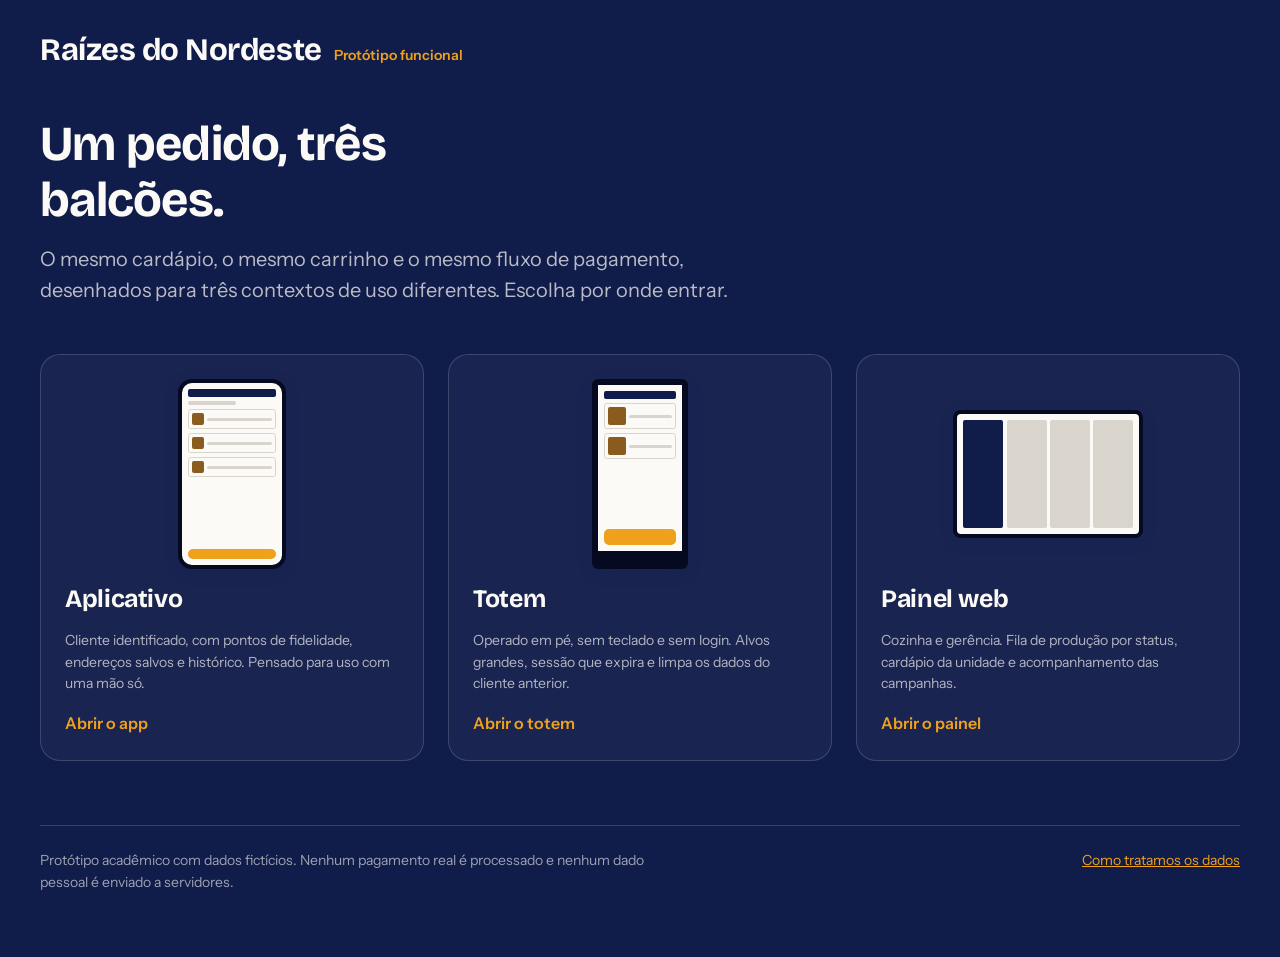
<file: index.html>
<!doctype html>
<html lang="pt-BR">
  <head>
    <meta charset="utf-8" />
    <meta name="viewport" content="width=device-width, initial-scale=1" />
    <title>Rede Raízes do Nordeste — Escolha o canal</title>
    <meta
      name="description"
      content="Protótipo funcional dos três canais de atendimento da Rede Raízes do Nordeste: aplicativo, totem de autoatendimento e painel web."
    />
    <link rel="icon" type="image/png" href="favicon.png">
    <link rel="preconnect" href="https://fonts.googleapis.com" />
    <link rel="preconnect" href="https://fonts.gstatic.com" crossorigin />
    <link
      href="https://fonts.googleapis.com/css2?family=Bricolage+Grotesque:opsz,wght@12..96,600;12..96,700&family=Instrument+Sans:wght@400;500;600&display=swap"
      rel="stylesheet"
    />
    <link rel="stylesheet" href="assets/css/tokens.css" />
    <link rel="stylesheet" href="assets/css/base.css" />
    <link rel="stylesheet" href="assets/css/hub.css" />
  </head>
  <body>
    <main class="hub">
      <div class="hub__interno">
        <header class="hub__marca">
          <h1>Raízes do Nordeste</h1>
          <span>Protótipo funcional</span>
        </header>

        <div class="hub__chamada">
          <h2>Um pedido, três balcões.</h2>
        </div>
        <p class="hub__apoio">
          O mesmo cardápio, o mesmo carrinho e o mesmo fluxo de pagamento,
          desenhados para três contextos de uso diferentes. Escolha por onde
          entrar.
        </p>

        <nav class="canais" aria-label="Canais de atendimento">
          <a class="canal" href="app/">
            <div class="canal__moldura">
              <div class="dispositivo dispositivo--celular">
                <div class="tela">
                  <div class="tela__barra"></div>
                  <div class="tela__linha tela__linha--curta"></div>
                  <div class="tela__cartao"><i></i><span></span></div>
                  <div class="tela__cartao"><i></i><span></span></div>
                  <div class="tela__cartao"><i></i><span></span></div>
                  <div class="tela__acao"></div>
                </div>
              </div>
            </div>
            <h3>Aplicativo</h3>
            <p>
              Cliente identificado, com pontos de fidelidade, endereços salvos e
              histórico. Pensado para uso com uma mão só.
            </p>
            <span class="canal__abrir">Abrir o app</span>
          </a>

          <a class="canal" href="totem/">
            <div class="canal__moldura">
              <div class="dispositivo dispositivo--totem">
                <div class="tela tela--totem">
                  <div class="tela__barra"></div>
                  <div class="tela__cartao"><i></i><span></span></div>
                  <div class="tela__cartao"><i></i><span></span></div>
                  <div class="tela__acao"></div>
                </div>
              </div>
            </div>
            <h3>Totem</h3>
            <p>
              Operado em pé, sem teclado e sem login. Alvos grandes, sessão que
              expira e limpa os dados do cliente anterior.
            </p>
            <span class="canal__abrir">Abrir o totem</span>
          </a>

          <a class="canal" href="painel/">
            <div class="canal__moldura">
              <div class="dispositivo dispositivo--desktop">
                <div class="tela tela--desktop">
                  <div class="coluna-lateral"></div>
                  <div class="colunas-kds">
                    <div></div>
                    <div></div>
                    <div></div>
                  </div>
                </div>
              </div>
            </div>
            <h3>Painel web</h3>
            <p>
              Cozinha e gerência. Fila de produção por status, cardápio da
              unidade e acompanhamento das campanhas.
            </p>
            <span class="canal__abrir">Abrir o painel</span>
          </a>
        </nav>

        <footer class="hub__rodape">
          <p>
            Protótipo acadêmico com dados fictícios. Nenhum pagamento real é
            processado e nenhum dado pessoal é enviado a servidores.
          </p>
          <p><a href="#" data-abrir-privacidade>Como tratamos os dados</a></p>
        </footer>
      </div>
    </main>
  </body>
</html>
</file>
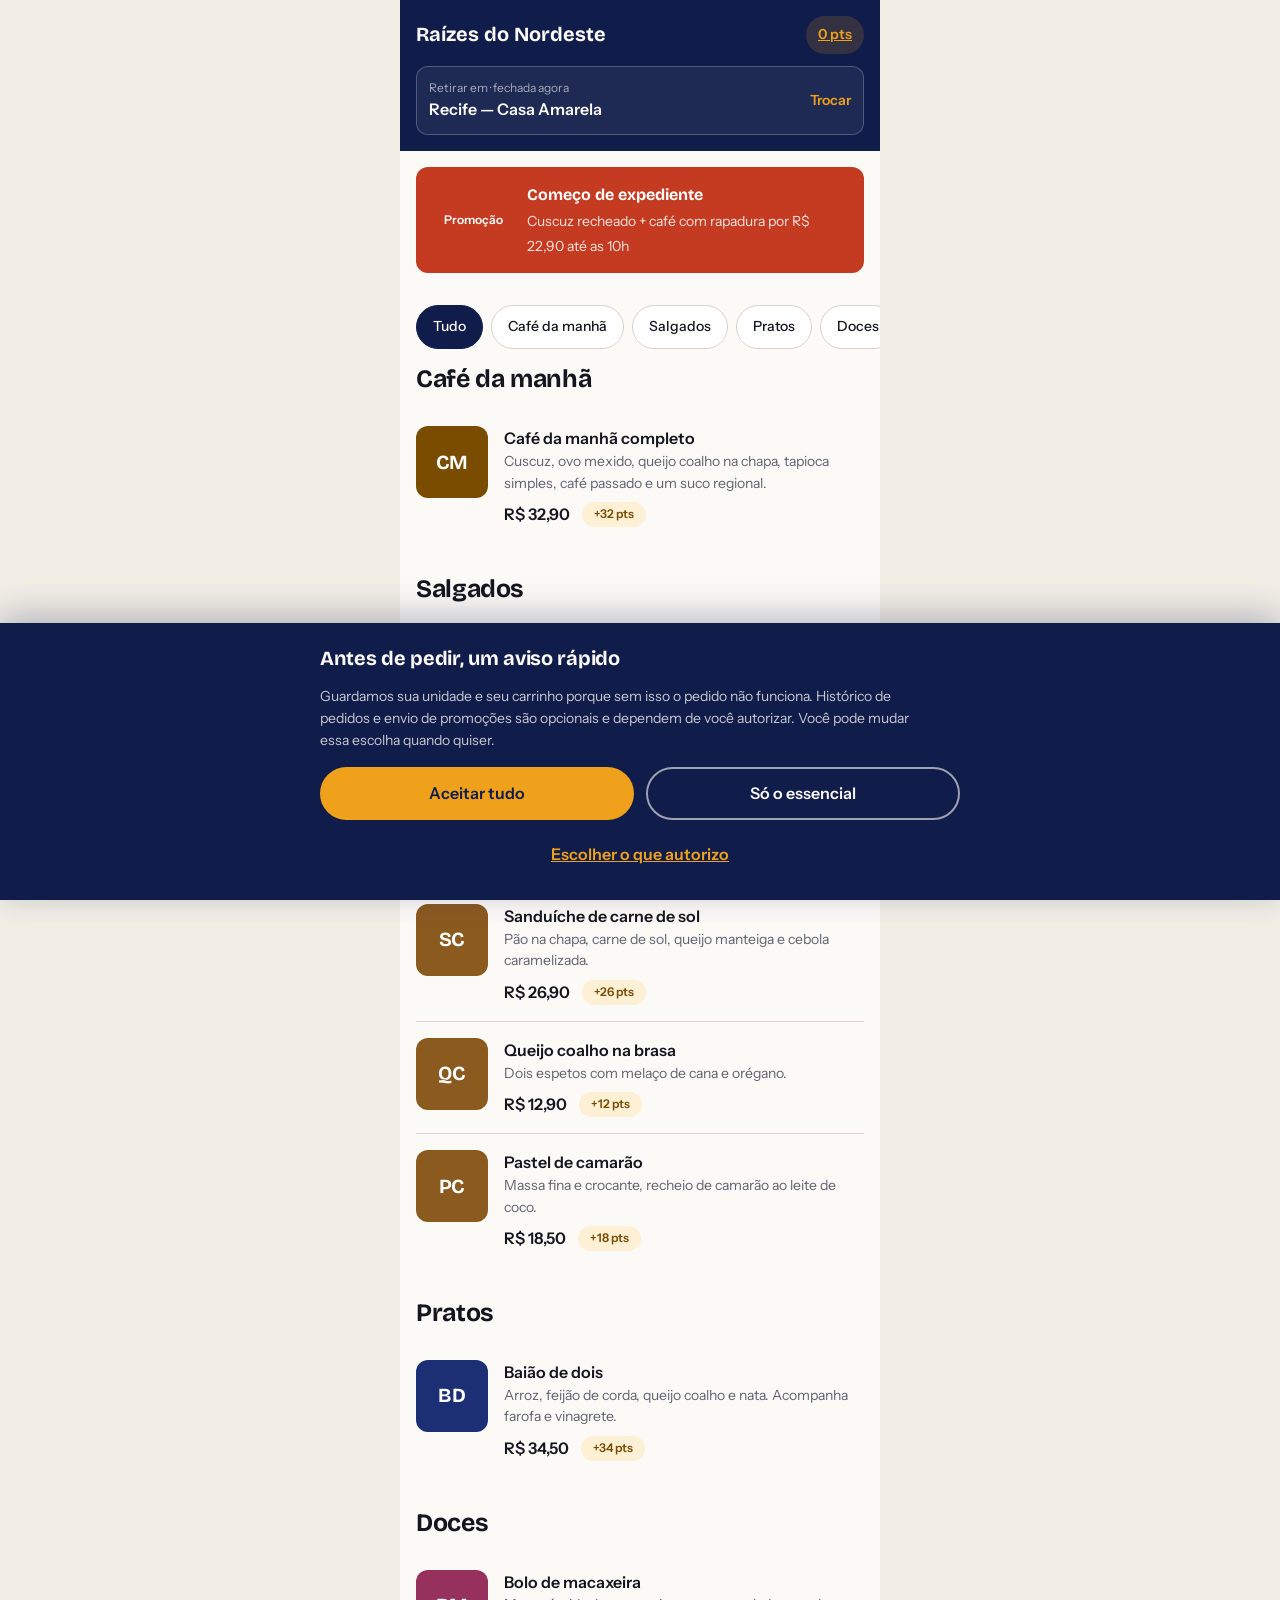
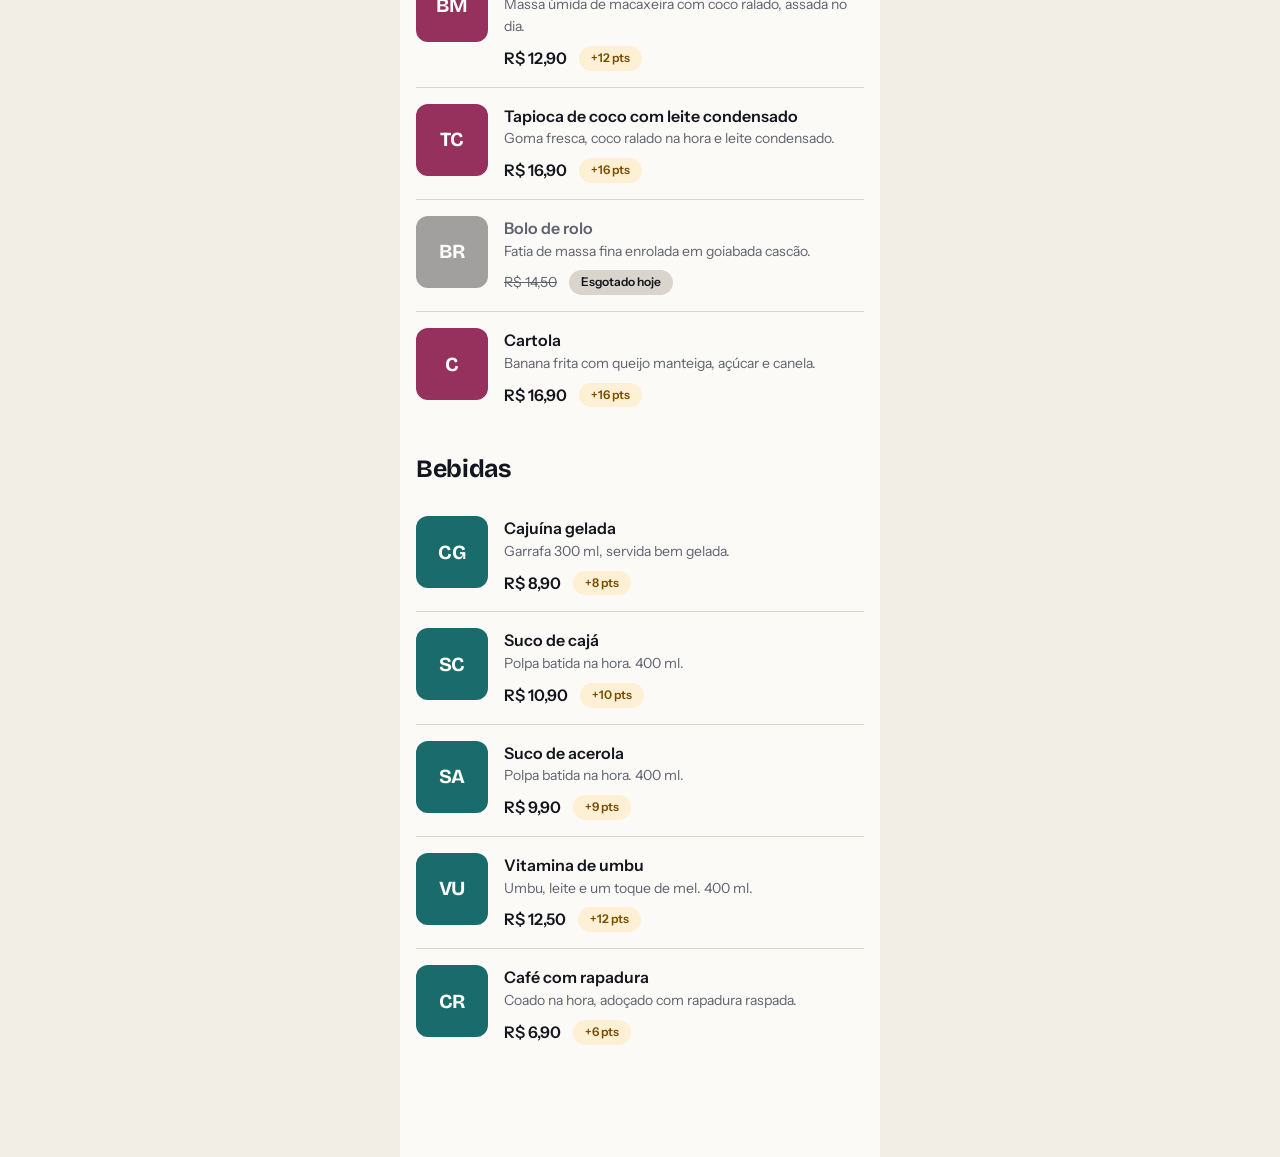
<file: app/index.html>
<!doctype html>
<html lang="pt-BR">
  <head>
    <meta charset="utf-8" />
    <meta name="viewport" content="width=device-width, initial-scale=1" />
    <meta name="theme-color" content="#101c4a" />
    <title>Cardápio — Raízes do Nordeste</title>
    <link rel="preconnect" href="https://fonts.googleapis.com" />
    <link rel="preconnect" href="https://fonts.gstatic.com" crossorigin />
    <link
      href="https://fonts.googleapis.com/css2?family=Bricolage+Grotesque:opsz,wght@12..96,600;12..96,700&family=Instrument+Sans:wght@400;500;600&display=swap"
      rel="stylesheet"
    />
    <link rel="stylesheet" href="../assets/css/tokens.css" />
    <link rel="stylesheet" href="../assets/css/base.css" />
    <link rel="stylesheet" href="../assets/css/lgpd.css" />
    <link rel="stylesheet" href="../assets/css/app.css" />
    <link rel="icon" type="image/png" href="favicon.png">
  </head>
  <body>
    <main class="app" id="app">
      <!-- Renderizado por assets/js/app/cardapio.js -->
    </main>

    <div class="folha" id="folha-unidades" hidden></div>

    <script type="module" src="../assets/js/app/cardapio.js"></script>
  </body>
</html>
</file>
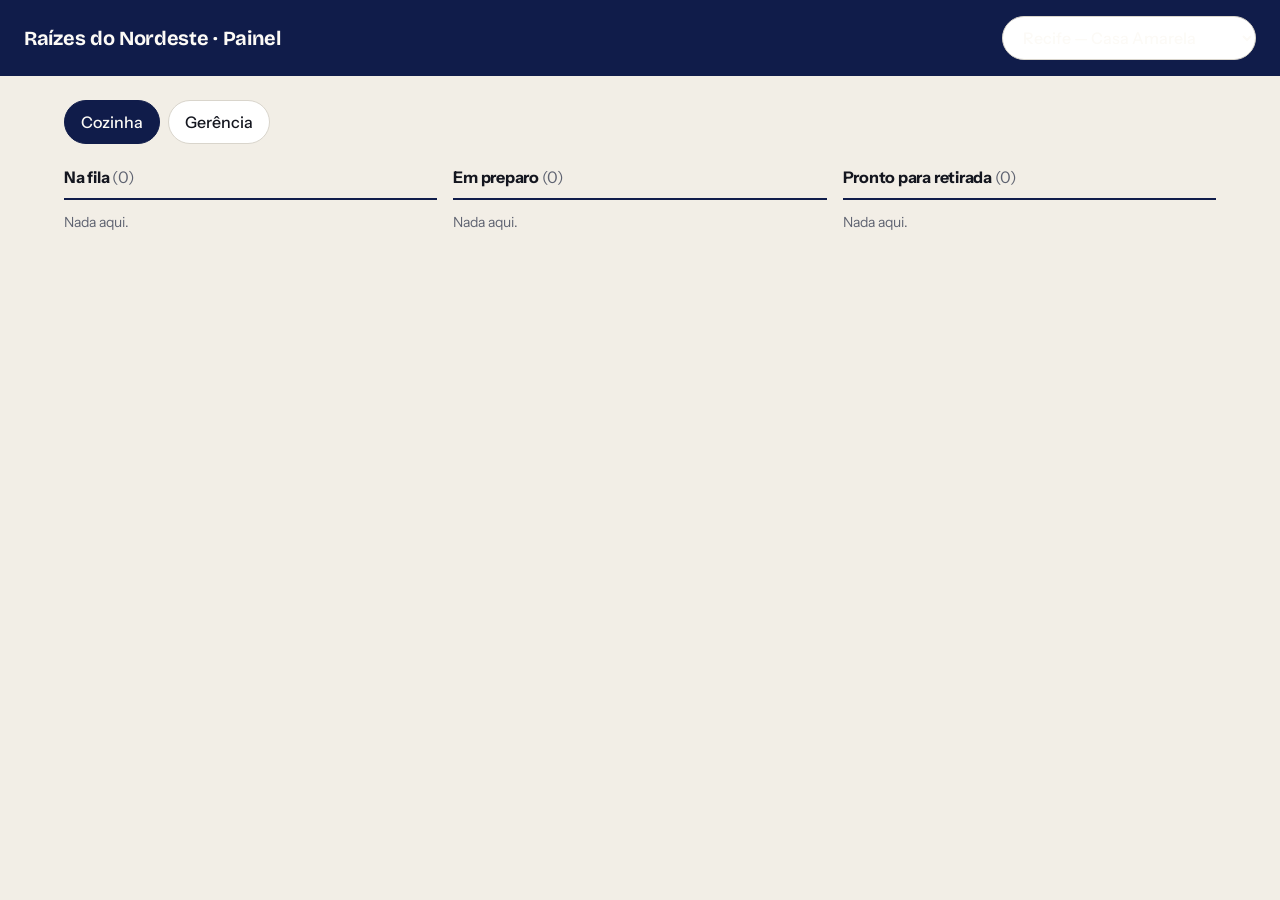
<file: painel/index.html>
<!doctype html>
<html lang="pt-BR">
  <head>
    <meta charset="utf-8" />
    <meta name="viewport" content="width=device-width, initial-scale=1" />
    <title>Painel — Raízes do Nordeste</title>
    <link rel="preconnect" href="https://fonts.googleapis.com" />
    <link rel="preconnect" href="https://fonts.gstatic.com" crossorigin />
    <link href="https://fonts.googleapis.com/css2?family=Bricolage+Grotesque:opsz,wght@12..96,600;12..96,700&family=Instrument+Sans:wght@400;500;600&display=swap" rel="stylesheet" />
    <link rel="stylesheet" href="../assets/css/tokens.css" />
    <link rel="stylesheet" href="../assets/css/base.css" />
    <link rel="stylesheet" href="../assets/css/painel.css" />
    <link rel="icon" type="image/png" href="favicon.png">
  </head>
  <body data-canal="web">
    <div class="painel">
      <header class="painel__topo">
        <h1>Raízes do Nordeste · Painel</h1>
        <div id="seletor"></div>
      </header>
      <div class="painel__interno">
        <div class="abas" id="abas" role="tablist"></div>
        <div id="conteudo"></div>
      </div>
    </div>
    <script type="module" src="../assets/js/painel/fila.js"></script>
  </body>
</html>
</file>
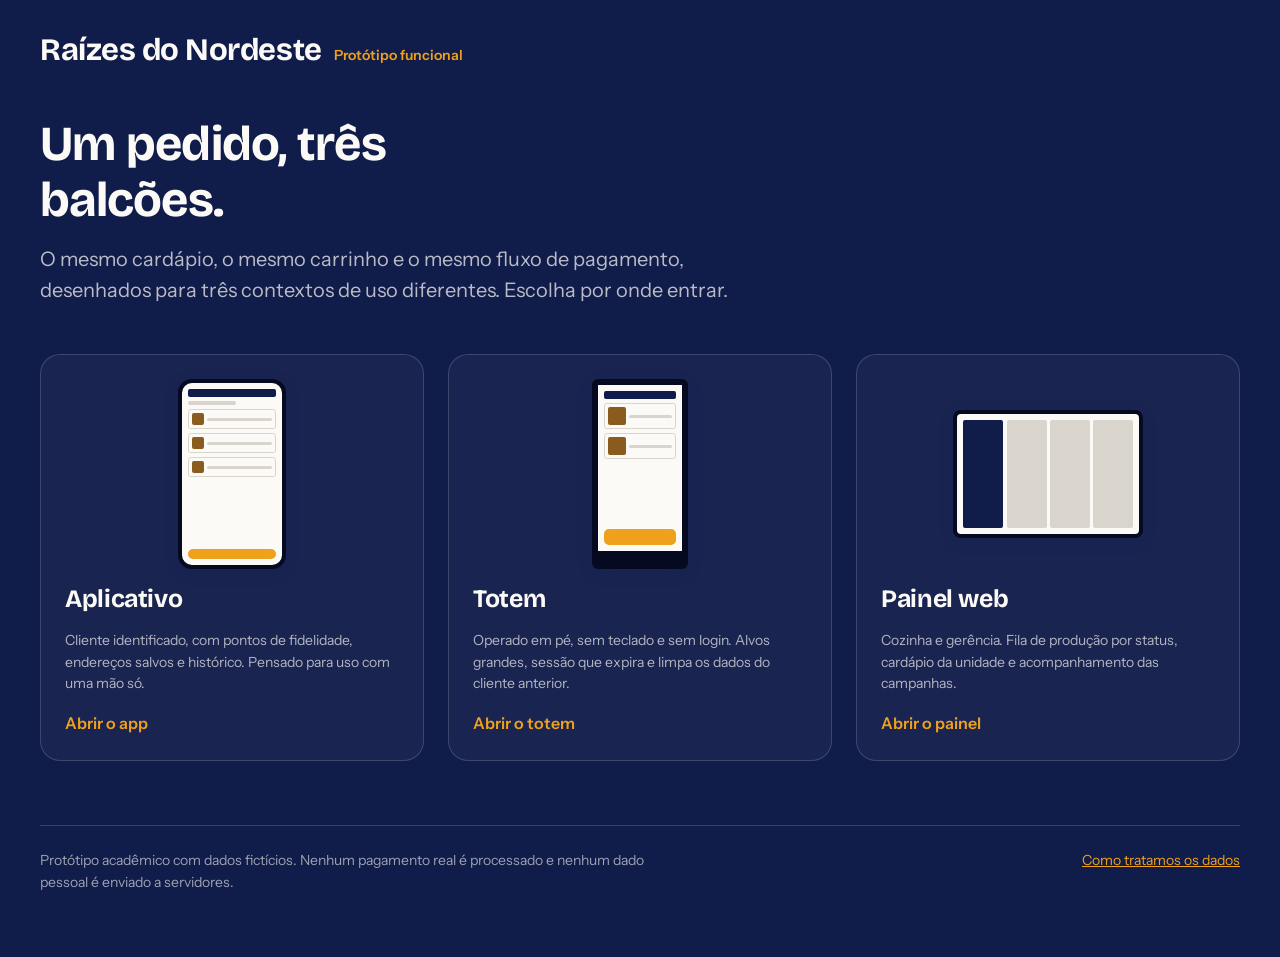
<file: projeto/index.html>
<!doctype html>
<html lang="pt-BR">
  <head>
    <meta charset="utf-8" />
    <meta name="viewport" content="width=device-width, initial-scale=1" />
    <title>Rede Raízes do Nordeste — Escolha o canal</title>
    <meta
      name="description"
      content="Protótipo funcional dos três canais de atendimento da Rede Raízes do Nordeste: aplicativo, totem de autoatendimento e painel web."
    />
    <link rel="preconnect" href="https://fonts.googleapis.com" />
    <link rel="preconnect" href="https://fonts.gstatic.com" crossorigin />
    <link
      href="https://fonts.googleapis.com/css2?family=Bricolage+Grotesque:opsz,wght@12..96,600;12..96,700&family=Instrument+Sans:wght@400;500;600&display=swap"
      rel="stylesheet"
    />
    <link rel="stylesheet" href="assets/css/tokens.css" />
    <link rel="stylesheet" href="assets/css/base.css" />
    <link rel="stylesheet" href="assets/css/hub.css" />
  </head>
  <body>
    <main class="hub">
      <div class="hub__interno">
        <header class="hub__marca">
          <h1>Raízes do Nordeste</h1>
          <span>Protótipo funcional</span>
        </header>

        <div class="hub__chamada">
          <h2>Um pedido, três balcões.</h2>
        </div>
        <p class="hub__apoio">
          O mesmo cardápio, o mesmo carrinho e o mesmo fluxo de pagamento,
          desenhados para três contextos de uso diferentes. Escolha por onde
          entrar.
        </p>

        <nav class="canais" aria-label="Canais de atendimento">
          <a class="canal" href="app/">
            <div class="canal__moldura">
              <div class="dispositivo dispositivo--celular">
                <div class="tela">
                  <div class="tela__barra"></div>
                  <div class="tela__linha tela__linha--curta"></div>
                  <div class="tela__cartao"><i></i><span></span></div>
                  <div class="tela__cartao"><i></i><span></span></div>
                  <div class="tela__cartao"><i></i><span></span></div>
                  <div class="tela__acao"></div>
                </div>
              </div>
            </div>
            <h3>Aplicativo</h3>
            <p>
              Cliente identificado, com pontos de fidelidade, endereços salvos e
              histórico. Pensado para uso com uma mão só.
            </p>
            <span class="canal__abrir">Abrir o app</span>
          </a>

          <a class="canal" href="totem/">
            <div class="canal__moldura">
              <div class="dispositivo dispositivo--totem">
                <div class="tela tela--totem">
                  <div class="tela__barra"></div>
                  <div class="tela__cartao"><i></i><span></span></div>
                  <div class="tela__cartao"><i></i><span></span></div>
                  <div class="tela__acao"></div>
                </div>
              </div>
            </div>
            <h3>Totem</h3>
            <p>
              Operado em pé, sem teclado e sem login. Alvos grandes, sessão que
              expira e limpa os dados do cliente anterior.
            </p>
            <span class="canal__abrir">Abrir o totem</span>
          </a>

          <a class="canal" href="painel/">
            <div class="canal__moldura">
              <div class="dispositivo dispositivo--desktop">
                <div class="tela tela--desktop">
                  <div class="coluna-lateral"></div>
                  <div class="colunas-kds">
                    <div></div>
                    <div></div>
                    <div></div>
                  </div>
                </div>
              </div>
            </div>
            <h3>Painel web</h3>
            <p>
              Cozinha e gerência. Fila de produção por status, cardápio da
              unidade e acompanhamento das campanhas.
            </p>
            <span class="canal__abrir">Abrir o painel</span>
          </a>
        </nav>

        <footer class="hub__rodape">
          <p>
            Protótipo acadêmico com dados fictícios. Nenhum pagamento real é
            processado e nenhum dado pessoal é enviado a servidores.
          </p>
          <p><a href="#" data-abrir-privacidade>Como tratamos os dados</a></p>
        </footer>
      </div>
    </main>
  </body>
</html>
</file>
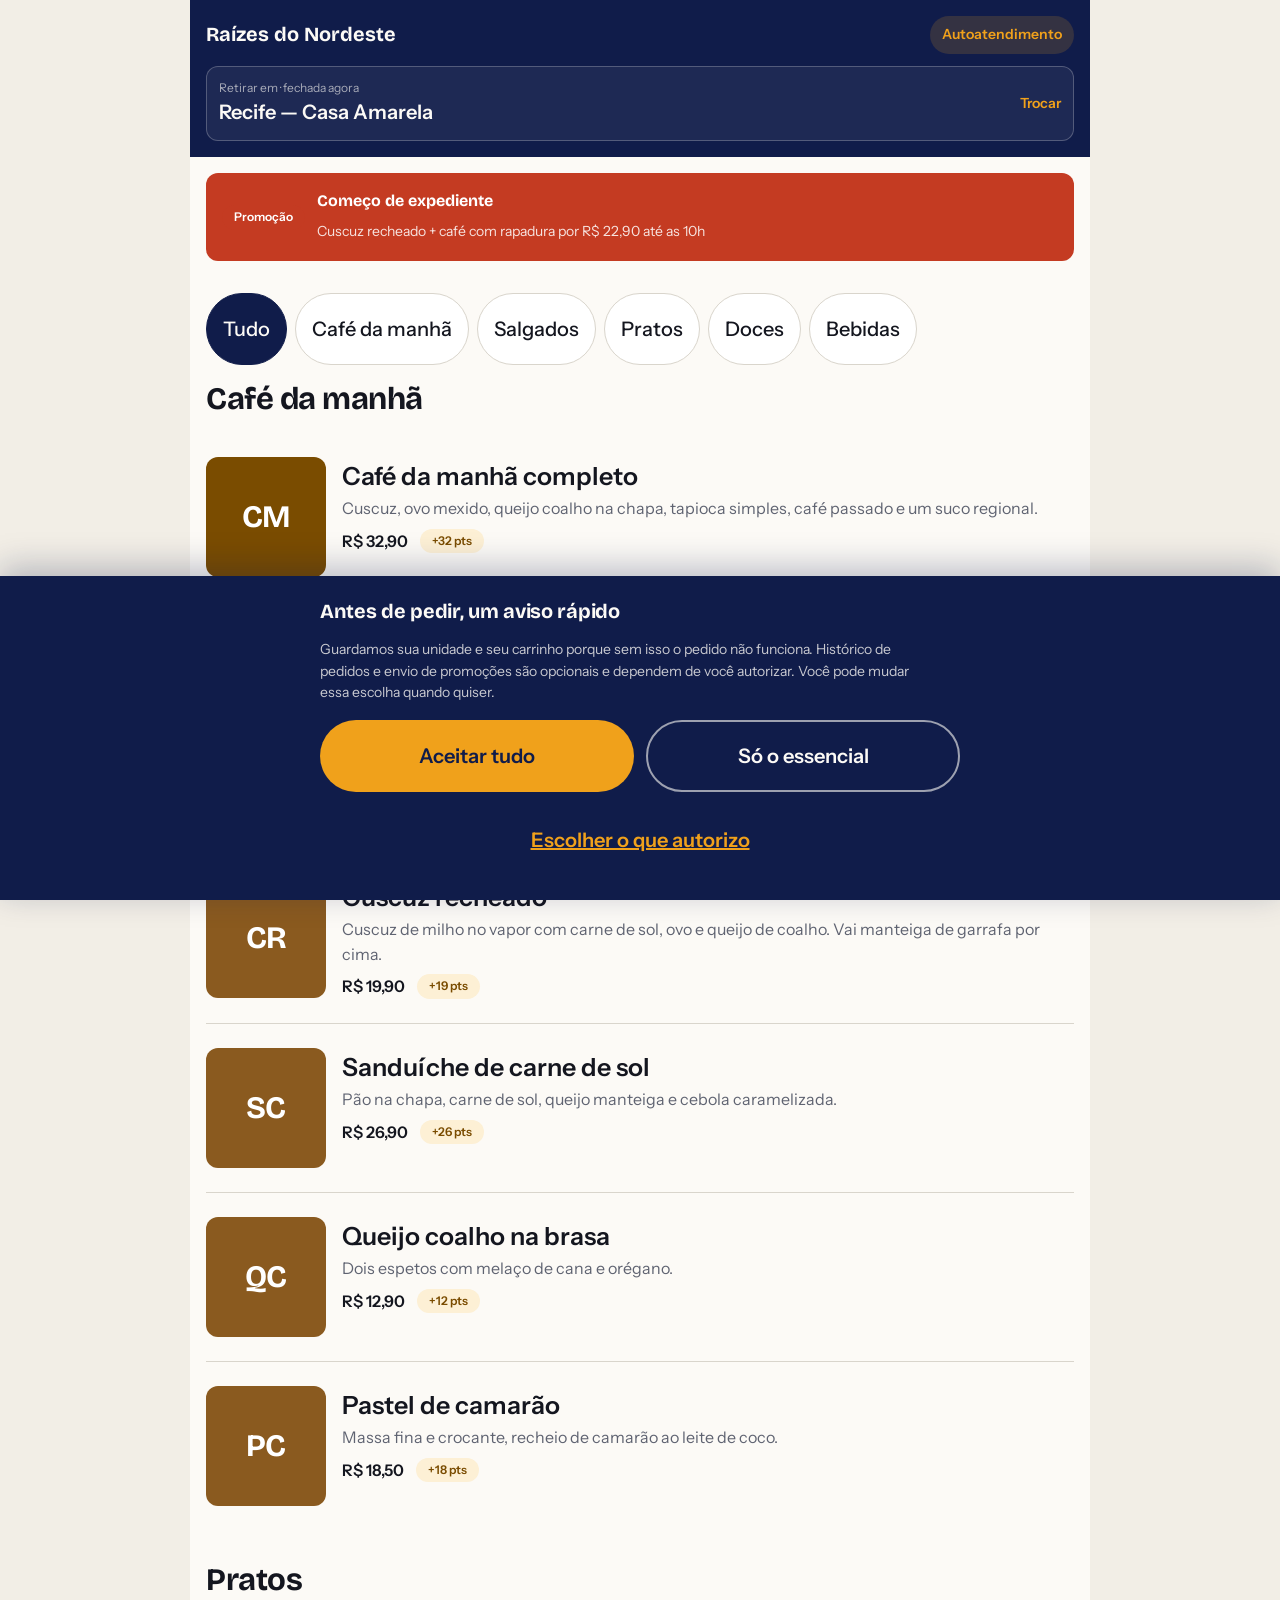
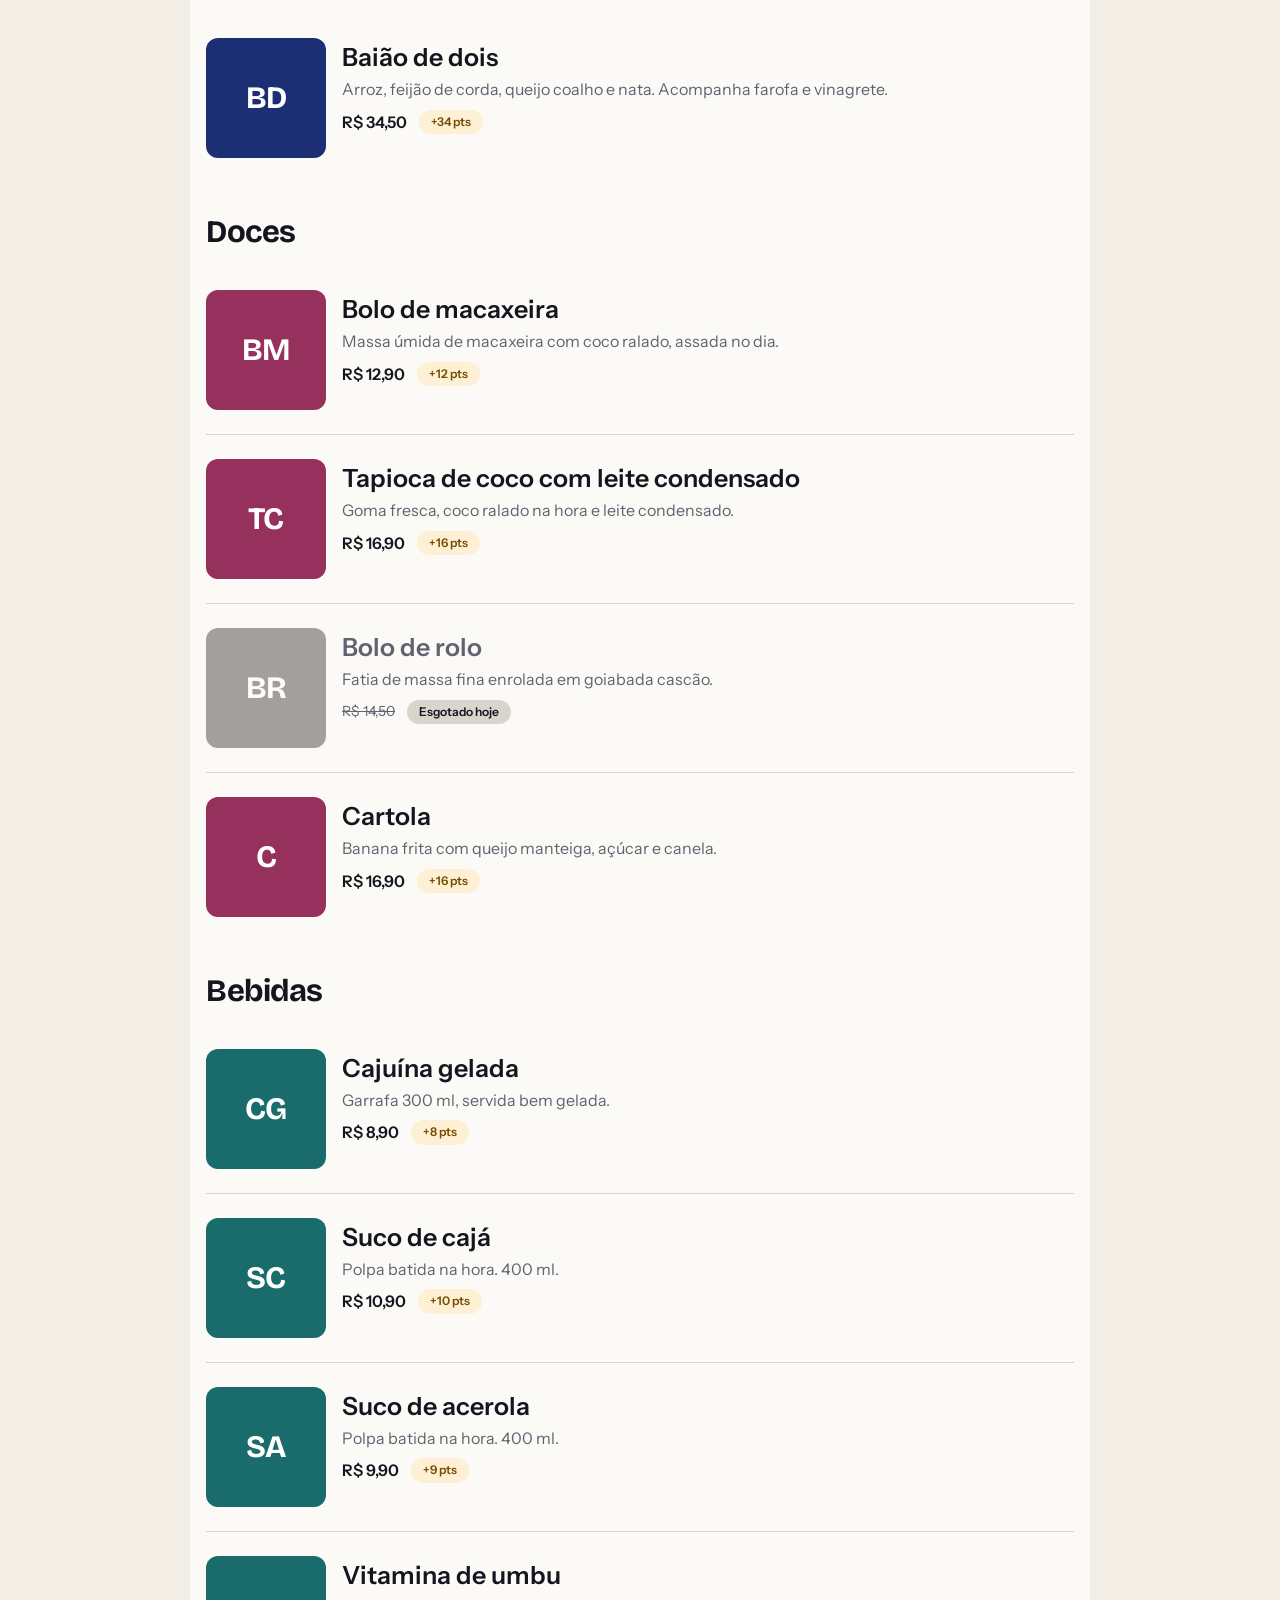
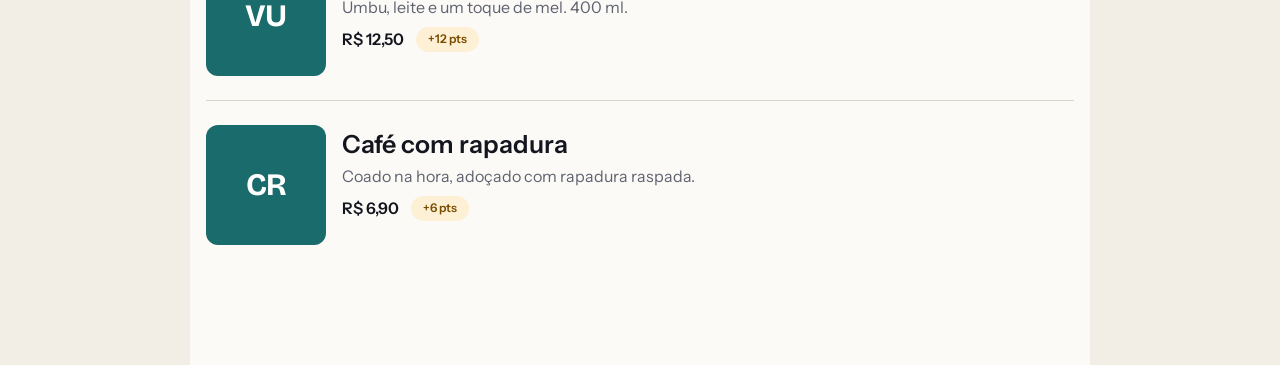
<file: totem/index.html>
<!doctype html>
<html lang="pt-BR">
  <head>
    <meta charset="utf-8" />
    <meta name="viewport" content="width=device-width, initial-scale=1" />
    <title>Cardápio — Totem Raízes do Nordeste</title>
    <link rel="preconnect" href="https://fonts.googleapis.com" />
    <link rel="preconnect" href="https://fonts.gstatic.com" crossorigin />
    <link href="https://fonts.googleapis.com/css2?family=Bricolage+Grotesque:opsz,wght@12..96,600;12..96,700&family=Instrument+Sans:wght@400;500;600&display=swap" rel="stylesheet" />
    <link rel="stylesheet" href="../assets/css/tokens.css" />
    <link rel="stylesheet" href="../assets/css/base.css" />
    <link rel="stylesheet" href="../assets/css/lgpd.css" />
    <link rel="stylesheet" href="../assets/css/app.css" />
    <link rel="stylesheet" href="../assets/css/fluxo.css" />
    <link rel="stylesheet" href="../assets/css/totem.css" />
    <link rel="icon" type="image/png" href="favicon.png">
  </head>
  <body data-canal="totem">
    <main class="app" id="app"></main>
    <div class="folha" id="folha-unidades" hidden></div>
    <script type="module" src="../assets/js/app/cardapio.js"></script>
    <script type="module">
      import { iniciarInatividade } from "../assets/js/core/inatividade.js";
      iniciarInatividade("index.html");
    </script>
  </body>
</html>
</file>
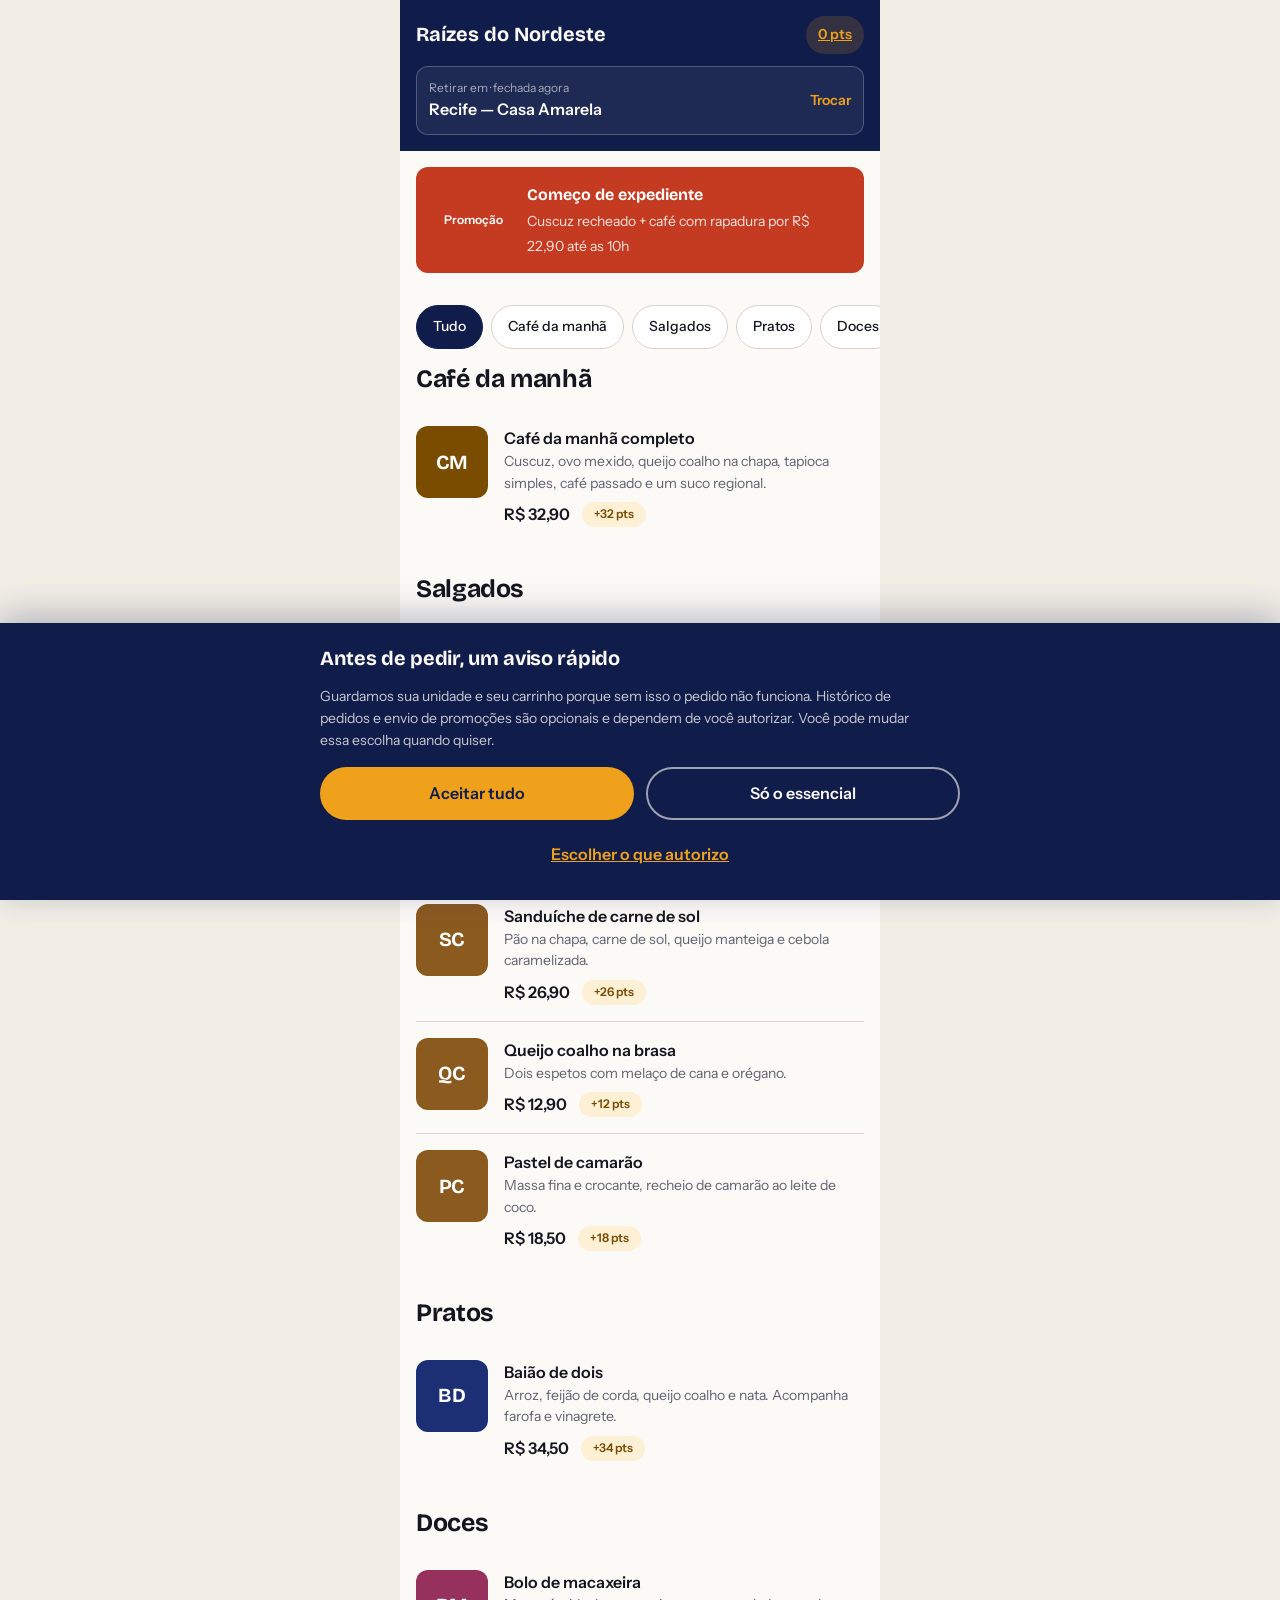
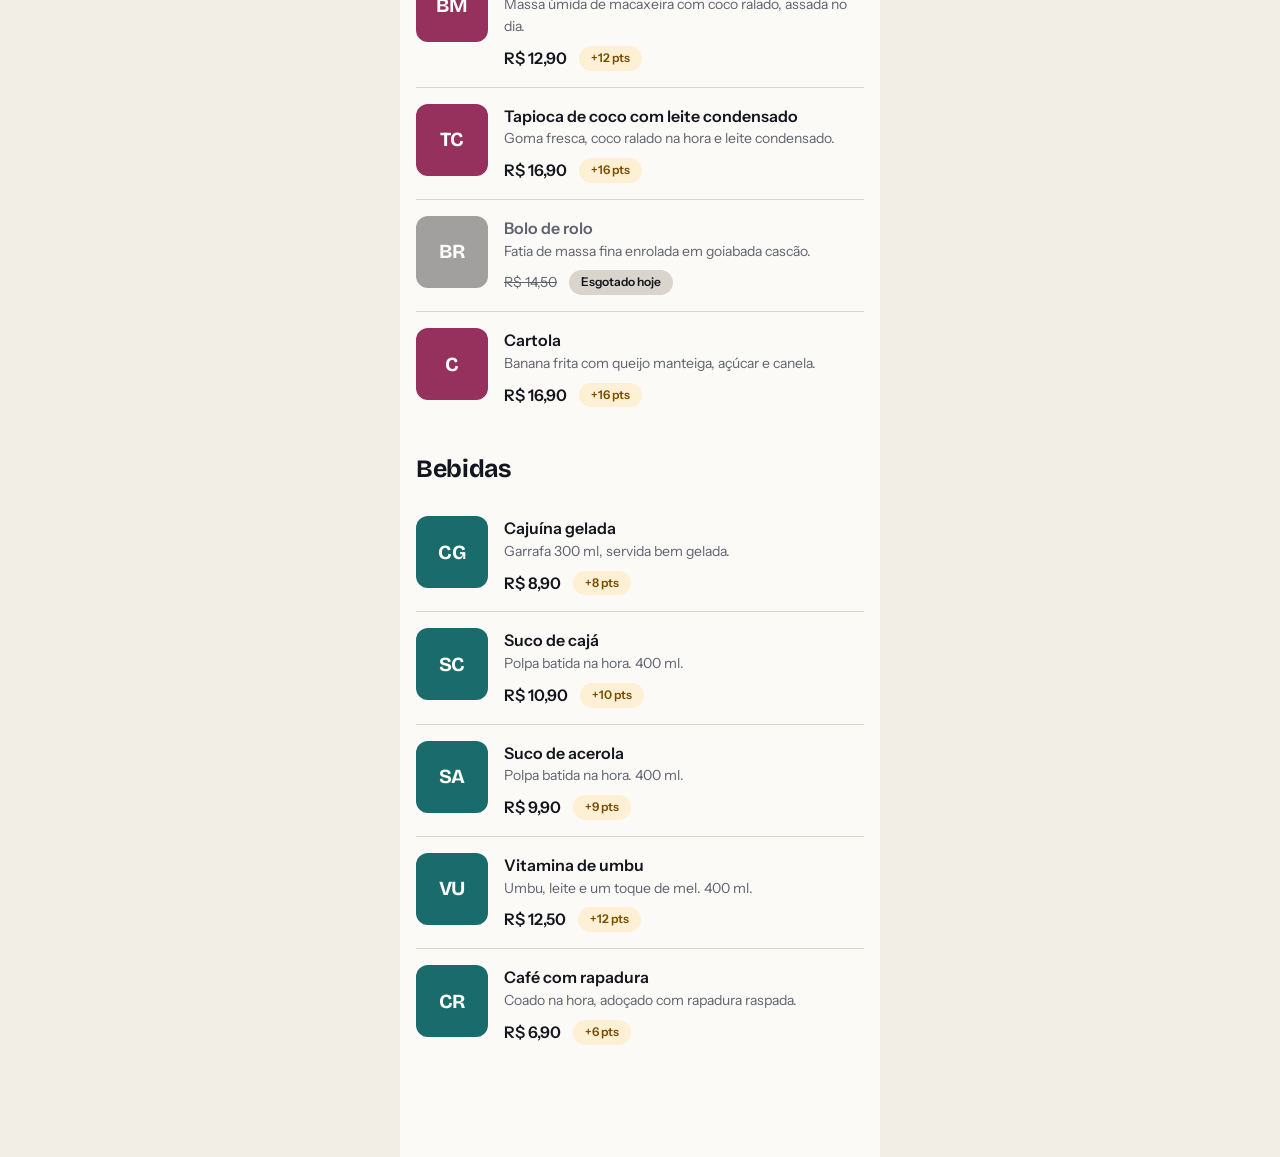
<file: projeto/app/index.html>
<!doctype html>
<html lang="pt-BR">
  <head>
    <meta charset="utf-8" />
    <meta name="viewport" content="width=device-width, initial-scale=1" />
    <meta name="theme-color" content="#101c4a" />
    <title>Cardápio — Raízes do Nordeste</title>
    <link rel="preconnect" href="https://fonts.googleapis.com" />
    <link rel="preconnect" href="https://fonts.gstatic.com" crossorigin />
    <link
      href="https://fonts.googleapis.com/css2?family=Bricolage+Grotesque:opsz,wght@12..96,600;12..96,700&family=Instrument+Sans:wght@400;500;600&display=swap"
      rel="stylesheet"
    />
    <link rel="stylesheet" href="../assets/css/tokens.css" />
    <link rel="stylesheet" href="../assets/css/base.css" />
    <link rel="stylesheet" href="../assets/css/lgpd.css" />
    <link rel="stylesheet" href="../assets/css/app.css" />
  </head>
  <body>
    <main class="app" id="app">
      <!-- Renderizado por assets/js/app/cardapio.js -->
    </main>

    <div class="folha" id="folha-unidades" hidden></div>

    <script type="module" src="../assets/js/app/cardapio.js"></script>
  </body>
</html>
</file>
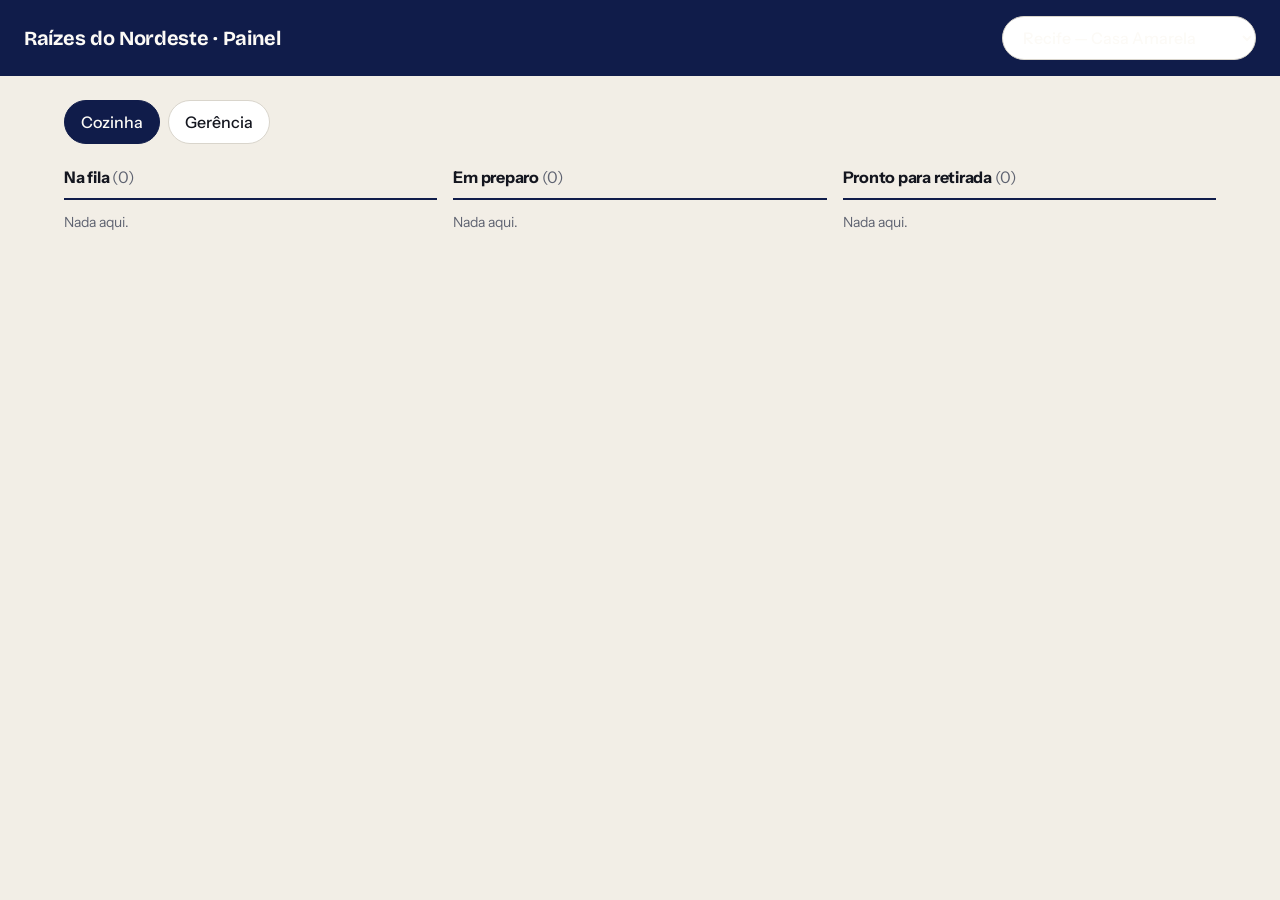
<file: projeto/painel/index.html>
<!doctype html>
<html lang="pt-BR">
  <head>
    <meta charset="utf-8" />
    <meta name="viewport" content="width=device-width, initial-scale=1" />
    <title>Painel — Raízes do Nordeste</title>
    <link rel="preconnect" href="https://fonts.googleapis.com" />
    <link rel="preconnect" href="https://fonts.gstatic.com" crossorigin />
    <link href="https://fonts.googleapis.com/css2?family=Bricolage+Grotesque:opsz,wght@12..96,600;12..96,700&family=Instrument+Sans:wght@400;500;600&display=swap" rel="stylesheet" />
    <link rel="stylesheet" href="../assets/css/tokens.css" />
    <link rel="stylesheet" href="../assets/css/base.css" />
    <link rel="stylesheet" href="../assets/css/painel.css" />
  </head>
  <body data-canal="web">
    <div class="painel">
      <header class="painel__topo">
        <h1>Raízes do Nordeste · Painel</h1>
        <div id="seletor"></div>
      </header>
      <div class="painel__interno">
        <div class="abas" id="abas" role="tablist"></div>
        <div id="conteudo"></div>
      </div>
    </div>
    <script type="module" src="../assets/js/painel/fila.js"></script>
  </body>
</html>
</file>
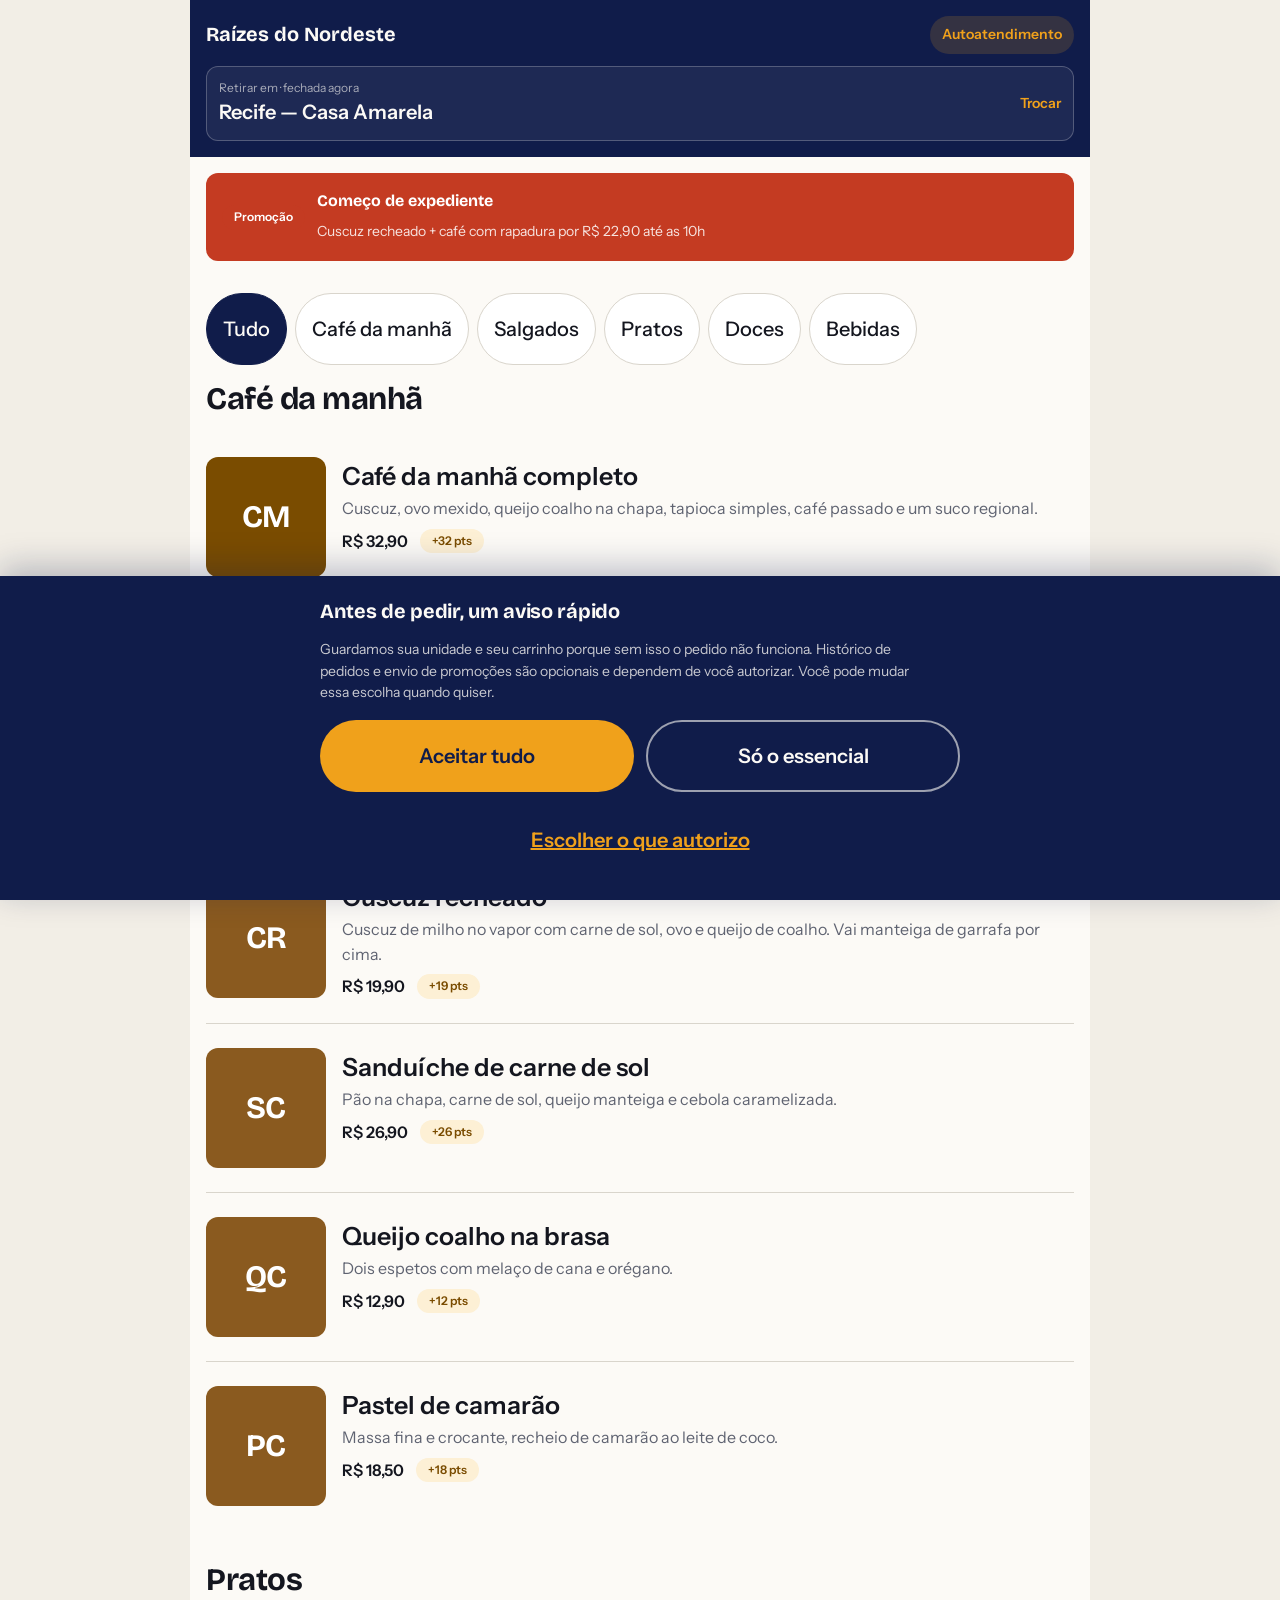
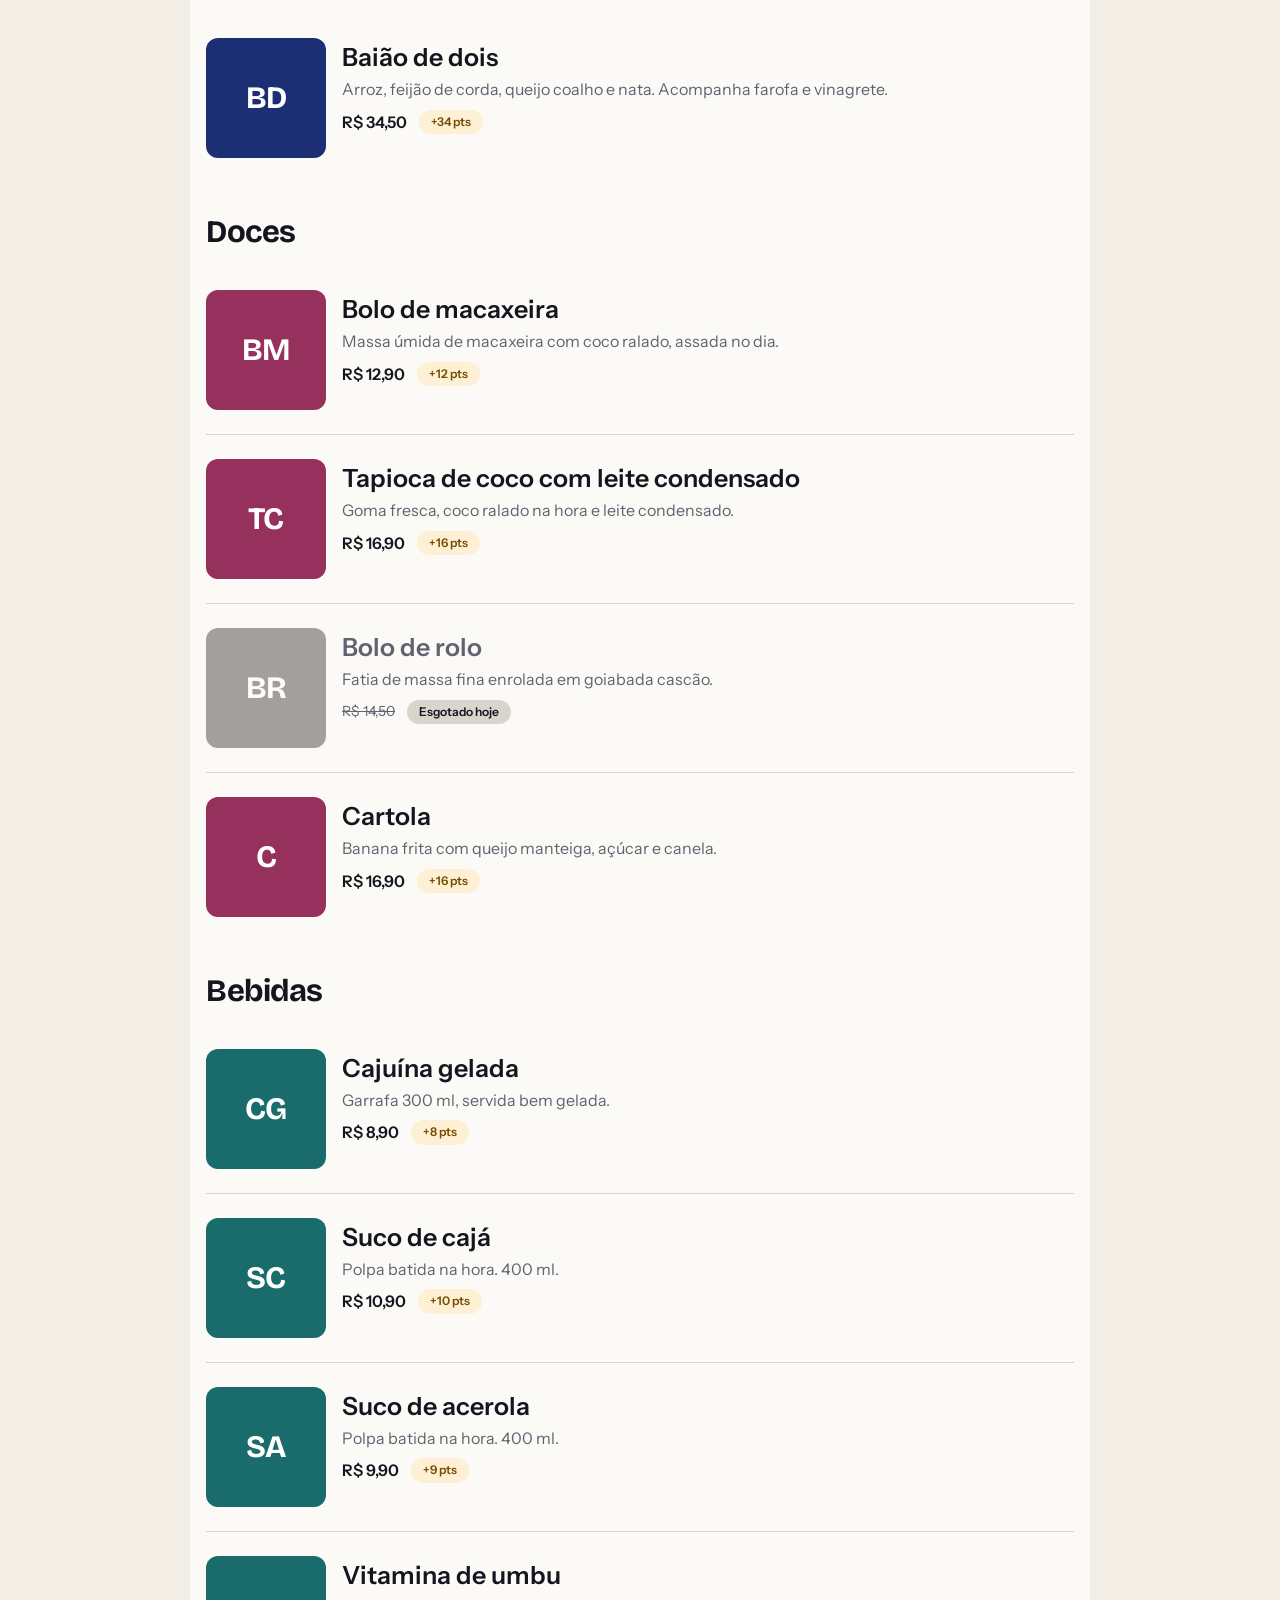
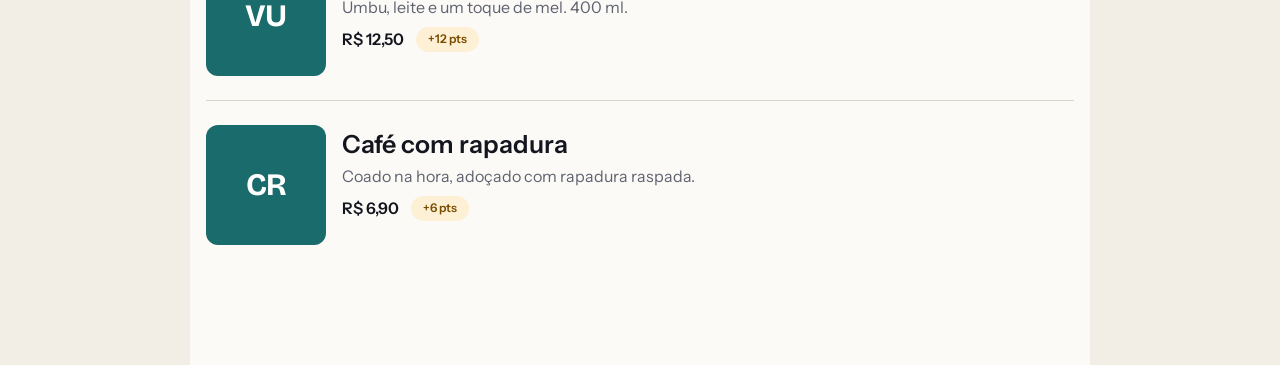
<file: projeto/totem/index.html>
<!doctype html>
<html lang="pt-BR">
  <head>
    <meta charset="utf-8" />
    <meta name="viewport" content="width=device-width, initial-scale=1" />
    <title>Cardápio — Totem Raízes do Nordeste</title>
    <link rel="preconnect" href="https://fonts.googleapis.com" />
    <link rel="preconnect" href="https://fonts.gstatic.com" crossorigin />
    <link href="https://fonts.googleapis.com/css2?family=Bricolage+Grotesque:opsz,wght@12..96,600;12..96,700&family=Instrument+Sans:wght@400;500;600&display=swap" rel="stylesheet" />
    <link rel="stylesheet" href="../assets/css/tokens.css" />
    <link rel="stylesheet" href="../assets/css/base.css" />
    <link rel="stylesheet" href="../assets/css/lgpd.css" />
    <link rel="stylesheet" href="../assets/css/app.css" />
    <link rel="stylesheet" href="../assets/css/fluxo.css" />
    <link rel="stylesheet" href="../assets/css/totem.css" />
  </head>
  <body data-canal="totem">
    <main class="app" id="app"></main>
    <div class="folha" id="folha-unidades" hidden></div>
    <script type="module" src="../assets/js/app/cardapio.js"></script>
    <script type="module">
      import { iniciarInatividade } from "../assets/js/core/inatividade.js";
      iniciarInatividade("index.html");
    </script>
  </body>
</html>
</file>
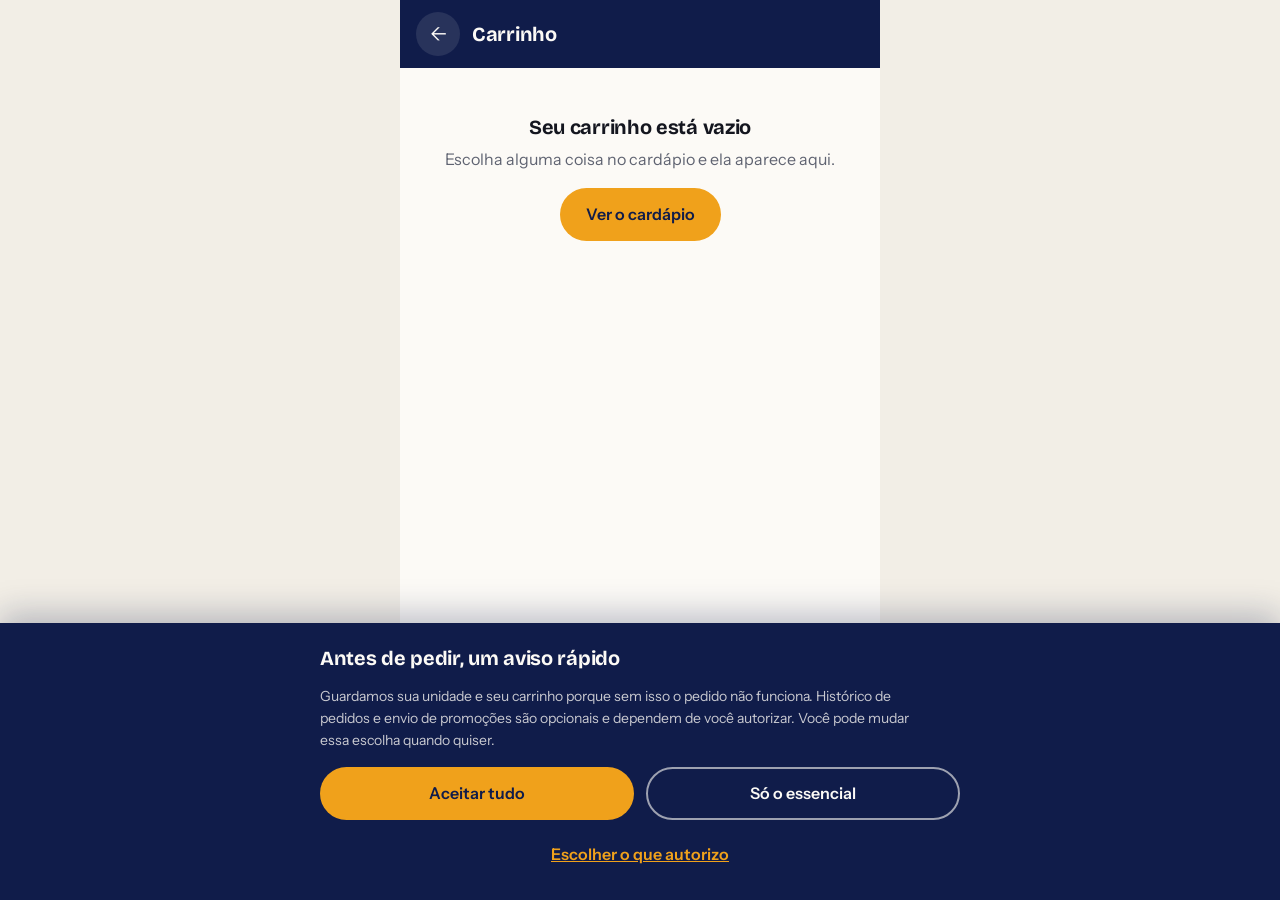
<file: app/carrinho.html>
<!doctype html>
<html lang="pt-BR">
  <head>
    <meta charset="utf-8" />
    <meta name="viewport" content="width=device-width, initial-scale=1" />
    <meta name="theme-color" content="#101c4a" />
    <title>Carrinho — Raízes do Nordeste</title>
    <link rel="preconnect" href="https://fonts.googleapis.com" />
    <link rel="preconnect" href="https://fonts.gstatic.com" crossorigin />
    <link href="https://fonts.googleapis.com/css2?family=Bricolage+Grotesque:opsz,wght@12..96,600;12..96,700&family=Instrument+Sans:wght@400;500;600&display=swap" rel="stylesheet" />
    <link rel="stylesheet" href="../assets/css/tokens.css" />
    <link rel="stylesheet" href="../assets/css/base.css" />
    <link rel="stylesheet" href="../assets/css/lgpd.css" />
    <link rel="stylesheet" href="../assets/css/app.css" />
    <link rel="stylesheet" href="../assets/css/fluxo.css" />
    <link rel="icon" type="image/png" href="favicon.png">
  </head>
  <body>
    <main class="tela-fluxo">
      <header class="topo">
        <a class="topo__voltar" href="index.html" aria-label="Voltar">←</a>
        <h1>Carrinho</h1>
      </header>
      <div id="conteudo"></div>
    </main>
    <div class="barra-acao" id="barra" hidden></div>
    <script type="module" src="../assets/js/app/carrinho.js"></script>
  </body>
</html>
</file>
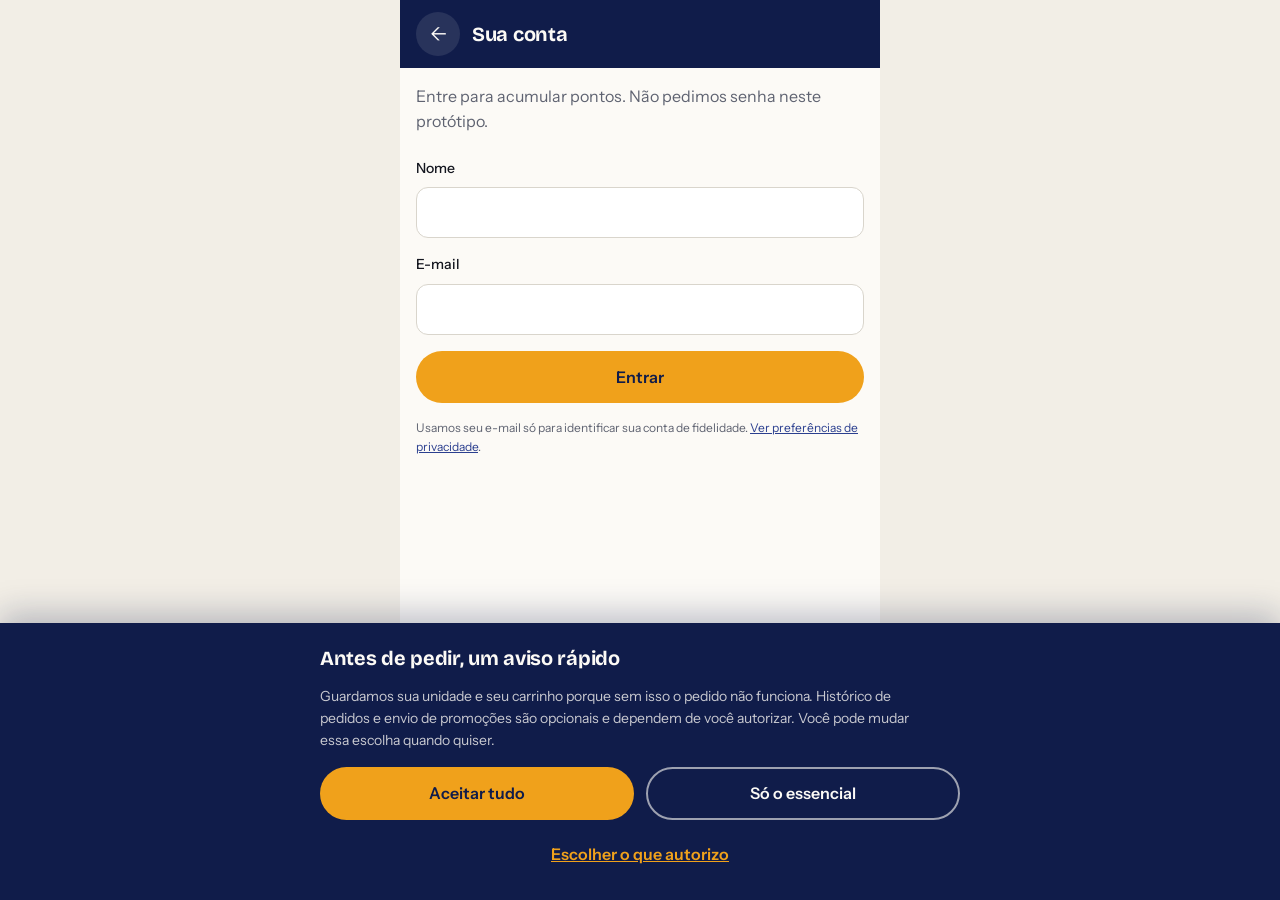
<file: app/entrar.html>
<!doctype html>
<html lang="pt-BR">
  <head>
    <meta charset="utf-8" />
    <meta name="viewport" content="width=device-width, initial-scale=1" />
    <meta name="theme-color" content="#101c4a" />
    <title>Sua conta — Raízes do Nordeste</title>
    <link rel="preconnect" href="https://fonts.googleapis.com" />
    <link rel="preconnect" href="https://fonts.gstatic.com" crossorigin />
    <link href="https://fonts.googleapis.com/css2?family=Bricolage+Grotesque:opsz,wght@12..96,600;12..96,700&family=Instrument+Sans:wght@400;500;600&display=swap" rel="stylesheet" />
    <link rel="stylesheet" href="../assets/css/tokens.css" />
    <link rel="stylesheet" href="../assets/css/base.css" />
    <link rel="stylesheet" href="../assets/css/lgpd.css" />
    <link rel="stylesheet" href="../assets/css/app.css" />
    <link rel="stylesheet" href="../assets/css/fluxo.css" />
    <link rel="icon" type="image/png" href="favicon.png">
  </head>
  <body>
    <main class="tela-fluxo">
      <header class="topo">
        <a class="topo__voltar" href="index.html" aria-label="Voltar">←</a>
        <h1>Sua conta</h1>
      </header>
      <div id="conteudo"></div>
    </main>
    <div class="barra-acao" id="barra" hidden></div>
    <script type="module" src="../assets/js/app/entrar.js"></script>
  </body>
</html>
</file>
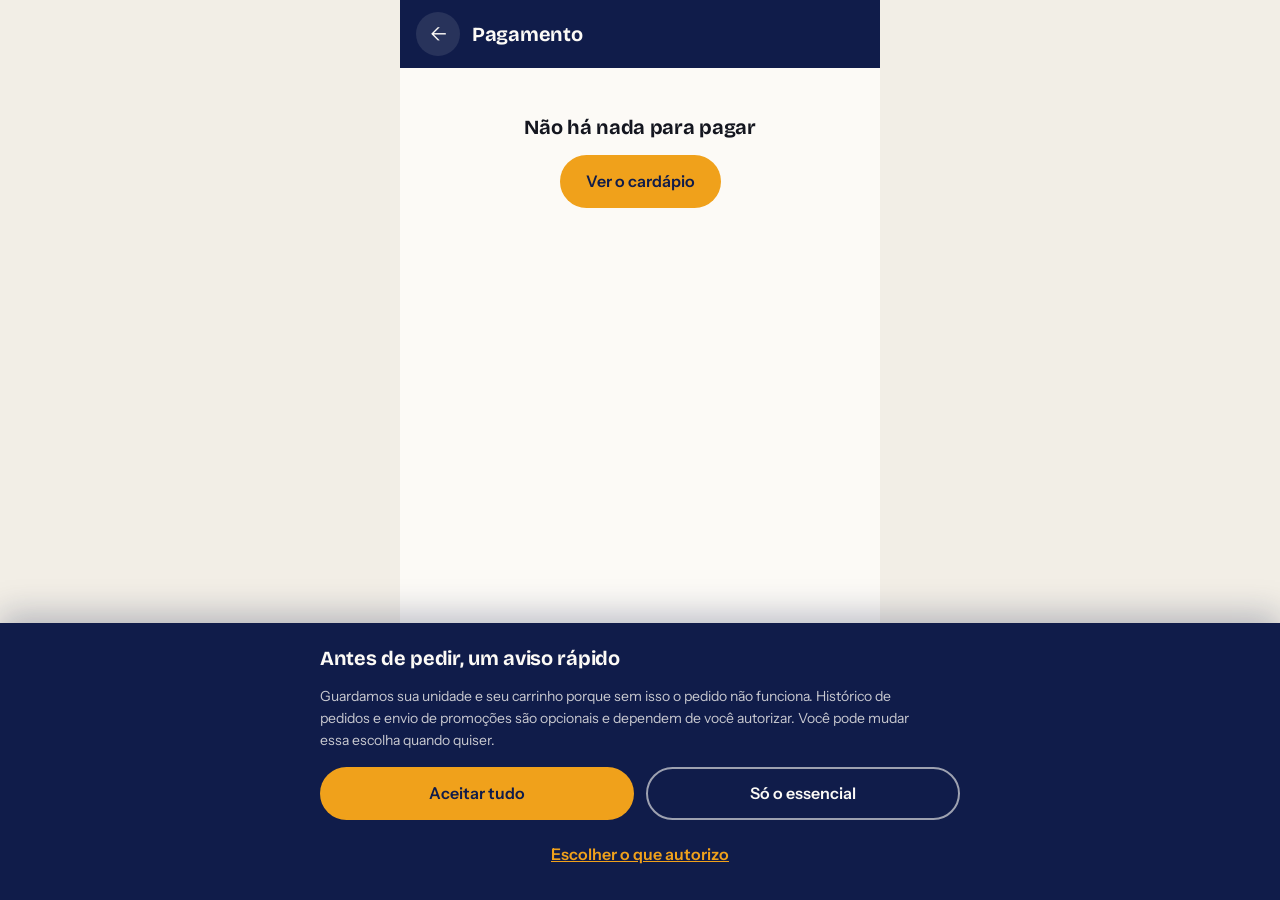
<file: app/pagamento.html>
<!doctype html>
<html lang="pt-BR">
  <head>
    <meta charset="utf-8" />
    <meta name="viewport" content="width=device-width, initial-scale=1" />
    <meta name="theme-color" content="#101c4a" />
    <title>Pagamento — Raízes do Nordeste</title>
    <link rel="preconnect" href="https://fonts.googleapis.com" />
    <link rel="preconnect" href="https://fonts.gstatic.com" crossorigin />
    <link href="https://fonts.googleapis.com/css2?family=Bricolage+Grotesque:opsz,wght@12..96,600;12..96,700&family=Instrument+Sans:wght@400;500;600&display=swap" rel="stylesheet" />
    <link rel="stylesheet" href="../assets/css/tokens.css" />
    <link rel="stylesheet" href="../assets/css/base.css" />
    <link rel="stylesheet" href="../assets/css/lgpd.css" />
    <link rel="stylesheet" href="../assets/css/app.css" />
    <link rel="stylesheet" href="../assets/css/fluxo.css" />
    <link rel="icon" type="image/png" href="favicon.png">
  </head>
  <body>
    <main class="tela-fluxo">
      <header class="topo">
        <a class="topo__voltar" href="carrinho.html" aria-label="Voltar">←</a>
        <h1>Pagamento</h1>
      </header>
      <div id="conteudo"></div>
    </main>
    <div class="barra-acao" id="barra" hidden></div>
    <script type="module" src="../assets/js/app/pagamento.js"></script>
  </body>
</html>
</file>
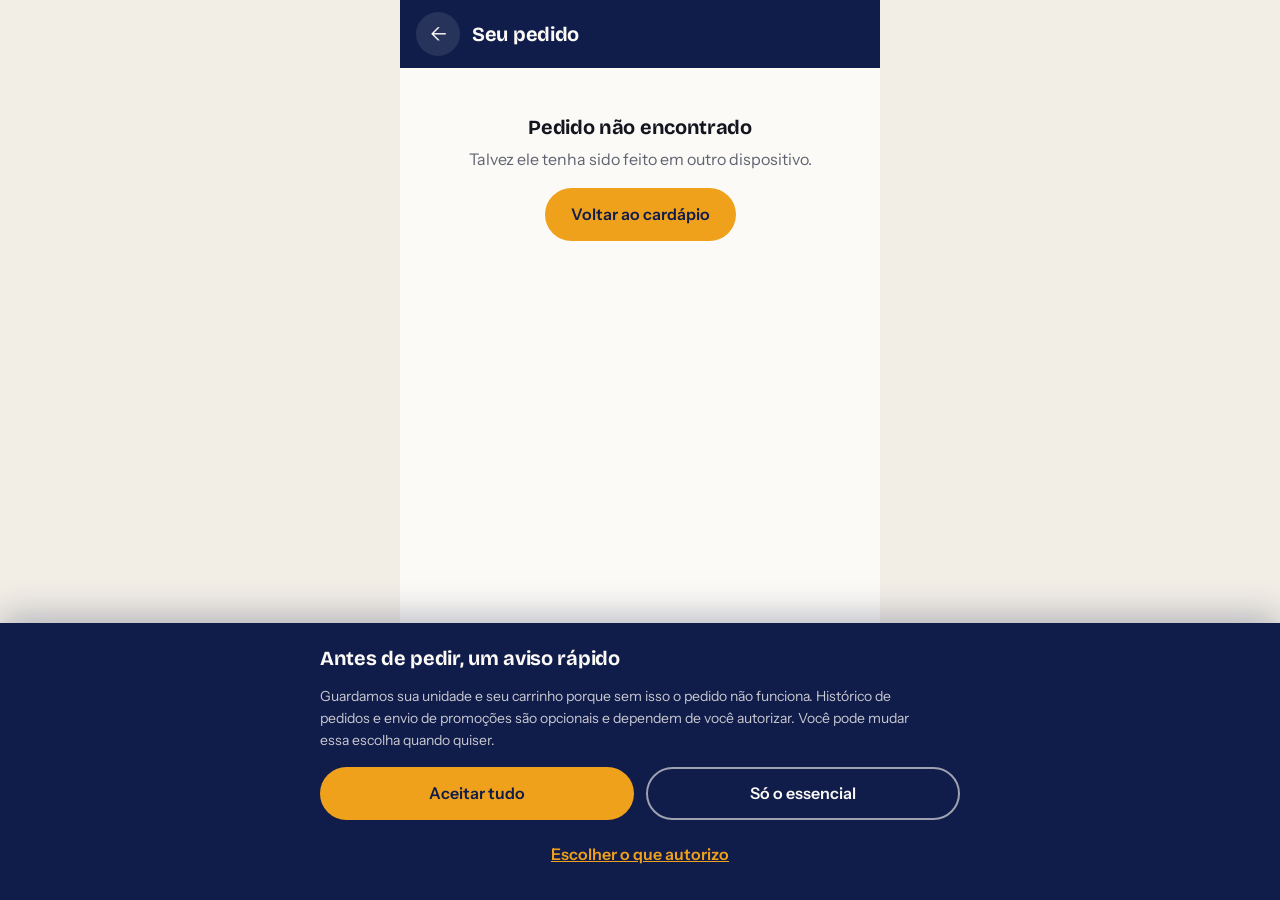
<file: app/pedido.html>
<!doctype html>
<html lang="pt-BR">
  <head>
    <meta charset="utf-8" />
    <meta name="viewport" content="width=device-width, initial-scale=1" />
    <meta name="theme-color" content="#101c4a" />
    <title>Seu pedido — Raízes do Nordeste</title>
    <link rel="preconnect" href="https://fonts.googleapis.com" />
    <link rel="preconnect" href="https://fonts.gstatic.com" crossorigin />
    <link href="https://fonts.googleapis.com/css2?family=Bricolage+Grotesque:opsz,wght@12..96,600;12..96,700&family=Instrument+Sans:wght@400;500;600&display=swap" rel="stylesheet" />
    <link rel="stylesheet" href="../assets/css/tokens.css" />
    <link rel="stylesheet" href="../assets/css/base.css" />
    <link rel="stylesheet" href="../assets/css/lgpd.css" />
    <link rel="stylesheet" href="../assets/css/app.css" />
    <link rel="stylesheet" href="../assets/css/fluxo.css" />
    <link rel="icon" type="image/png" href="favicon.png">
  </head>
  <body>
    <main class="tela-fluxo">
      <header class="topo">
        <a class="topo__voltar" href="index.html" aria-label="Voltar">←</a>
        <h1>Seu pedido</h1>
      </header>
      <div id="conteudo"></div>
    </main>
    <div class="barra-acao" id="barra" hidden></div>
    <script type="module" src="../assets/js/app/pedido.js"></script>
  </body>
</html>
</file>
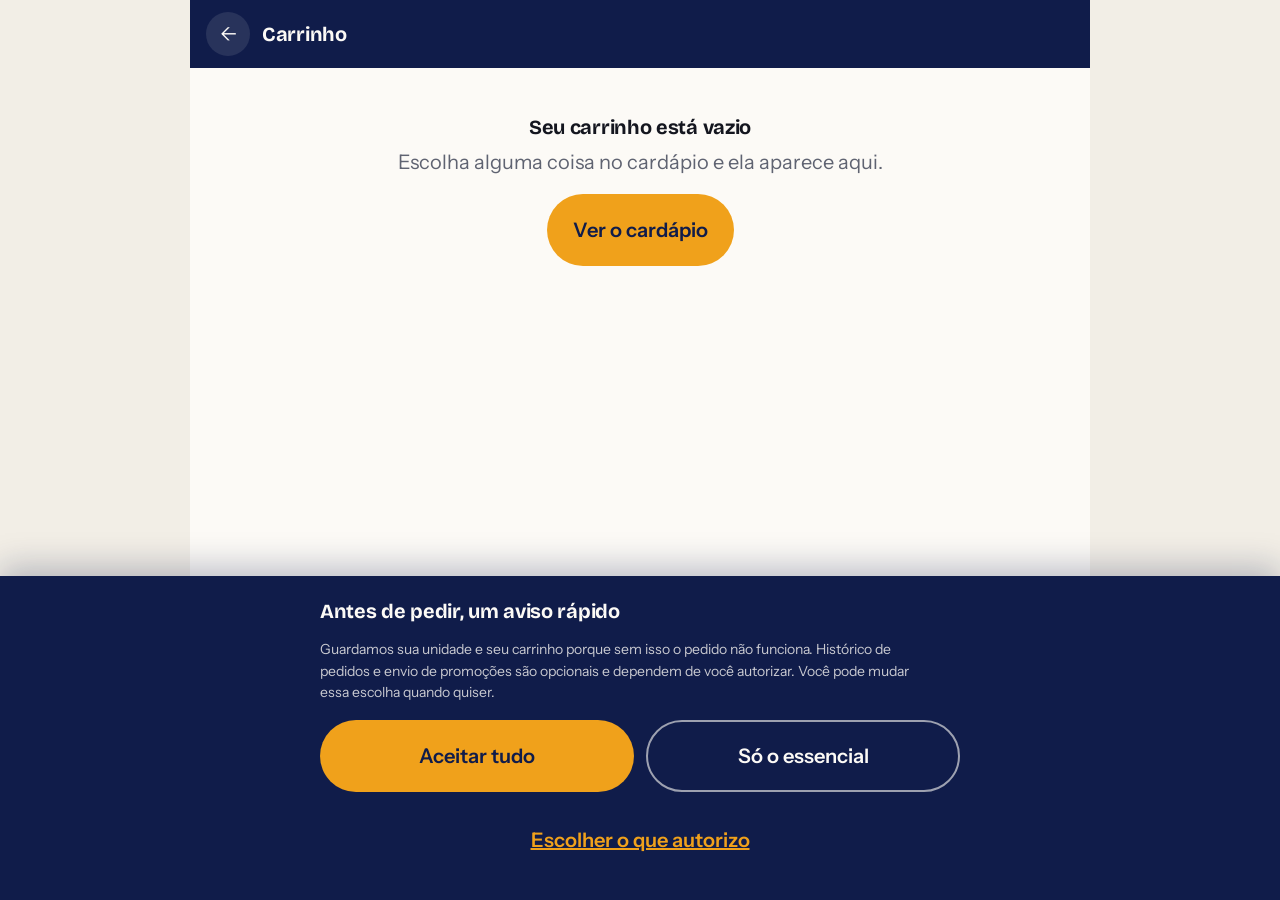
<file: totem/carrinho.html>
<!doctype html>
<html lang="pt-BR">
  <head>
    <meta charset="utf-8" />
    <meta name="viewport" content="width=device-width, initial-scale=1" />
    <title>Carrinho — Totem Raízes do Nordeste</title>
    <link rel="preconnect" href="https://fonts.googleapis.com" />
    <link rel="preconnect" href="https://fonts.gstatic.com" crossorigin />
    <link href="https://fonts.googleapis.com/css2?family=Bricolage+Grotesque:opsz,wght@12..96,600;12..96,700&family=Instrument+Sans:wght@400;500;600&display=swap" rel="stylesheet" />
    <link rel="stylesheet" href="../assets/css/tokens.css" />
    <link rel="stylesheet" href="../assets/css/base.css" />
    <link rel="stylesheet" href="../assets/css/lgpd.css" />
    <link rel="stylesheet" href="../assets/css/app.css" />
    <link rel="stylesheet" href="../assets/css/fluxo.css" />
    <link rel="stylesheet" href="../assets/css/totem.css" />
    <link rel="icon" type="image/png" href="favicon.png">
  </head>
  <body data-canal="totem">
    <main class="tela-fluxo">
      <header class="topo"><a class="topo__voltar" href="index.html" aria-label="Voltar">←</a><h1>Carrinho</h1></header>
      <div id="conteudo"></div>
    </main>
    <div class="barra-acao" id="barra" hidden></div>
    <script type="module" src="../assets/js/app/carrinho.js"></script>
    <script type="module">
      import { iniciarInatividade } from "../assets/js/core/inatividade.js";
      iniciarInatividade("index.html");
    </script>
  </body>
</html>
</file>
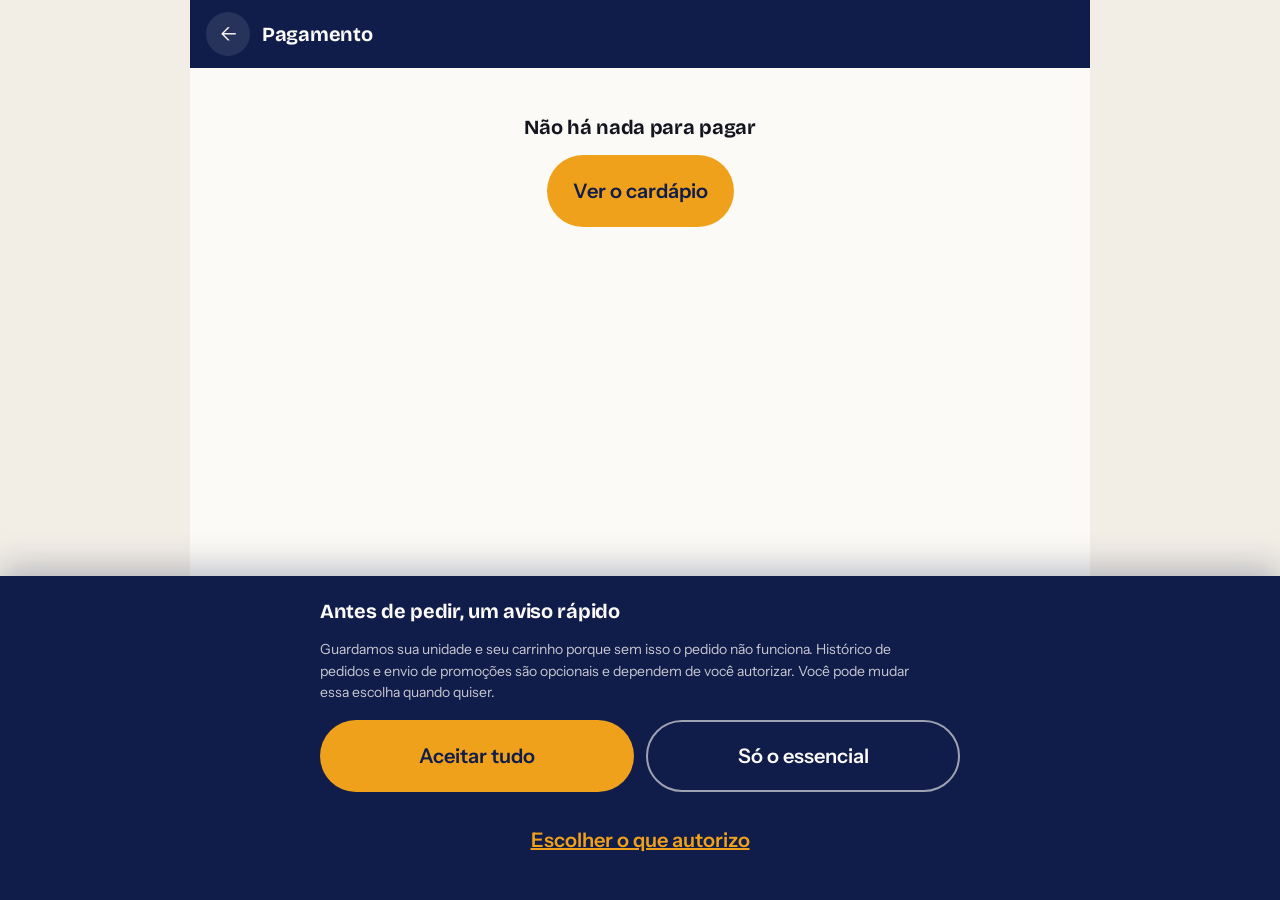
<file: totem/pagamento.html>
<!doctype html>
<html lang="pt-BR">
  <head>
    <meta charset="utf-8" />
    <meta name="viewport" content="width=device-width, initial-scale=1" />
    <title>Pagamento — Totem Raízes do Nordeste</title>
    <link rel="preconnect" href="https://fonts.googleapis.com" />
    <link rel="preconnect" href="https://fonts.gstatic.com" crossorigin />
    <link href="https://fonts.googleapis.com/css2?family=Bricolage+Grotesque:opsz,wght@12..96,600;12..96,700&family=Instrument+Sans:wght@400;500;600&display=swap" rel="stylesheet" />
    <link rel="stylesheet" href="../assets/css/tokens.css" />
    <link rel="stylesheet" href="../assets/css/base.css" />
    <link rel="stylesheet" href="../assets/css/lgpd.css" />
    <link rel="stylesheet" href="../assets/css/app.css" />
    <link rel="stylesheet" href="../assets/css/fluxo.css" />
    <link rel="stylesheet" href="../assets/css/totem.css" />
    <link rel="icon" type="image/png" href="favicon.png">
  </head>
  <body data-canal="totem">
    <main class="tela-fluxo">
      <header class="topo"><a class="topo__voltar" href="carrinho.html" aria-label="Voltar">←</a><h1>Pagamento</h1></header>
      <div id="conteudo"></div>
    </main>
    <div class="barra-acao" id="barra" hidden></div>
    <script type="module" src="../assets/js/app/pagamento.js"></script>
    <script type="module">
      import { iniciarInatividade } from "../assets/js/core/inatividade.js";
      iniciarInatividade("index.html");
    </script>
  </body>
</html>
</file>
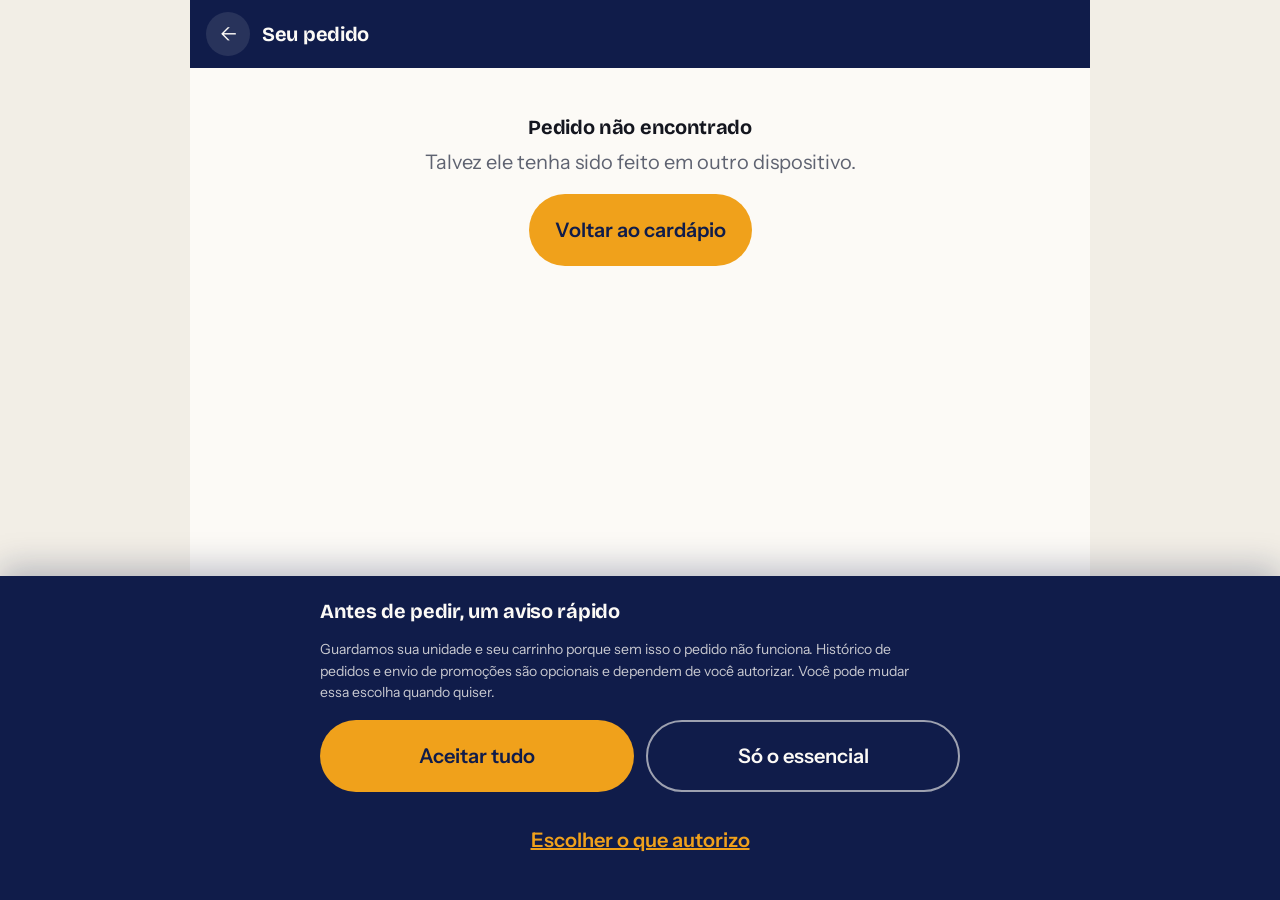
<file: totem/pedido.html>
<!doctype html>
<html lang="pt-BR">
  <head>
    <meta charset="utf-8" />
    <meta name="viewport" content="width=device-width, initial-scale=1" />
    <title>Seu pedido — Totem Raízes do Nordeste</title>
    <link rel="preconnect" href="https://fonts.googleapis.com" />
    <link rel="preconnect" href="https://fonts.gstatic.com" crossorigin />
    <link href="https://fonts.googleapis.com/css2?family=Bricolage+Grotesque:opsz,wght@12..96,600;12..96,700&family=Instrument+Sans:wght@400;500;600&display=swap" rel="stylesheet" />
    <link rel="stylesheet" href="../assets/css/tokens.css" />
    <link rel="stylesheet" href="../assets/css/base.css" />
    <link rel="stylesheet" href="../assets/css/lgpd.css" />
    <link rel="stylesheet" href="../assets/css/app.css" />
    <link rel="stylesheet" href="../assets/css/fluxo.css" />
    <link rel="stylesheet" href="../assets/css/totem.css" />
    <link rel="icon" type="image/png" href="favicon.png">
  </head>
  <body data-canal="totem">
    <main class="tela-fluxo">
      <header class="topo"><a class="topo__voltar" href="index.html" aria-label="Voltar">←</a><h1>Seu pedido</h1></header>
      <div id="conteudo"></div>
    </main>
    <div class="barra-acao" id="barra" hidden></div>
    <script type="module" src="../assets/js/app/pedido.js"></script>
    <script type="module">
      import { iniciarInatividade } from "../assets/js/core/inatividade.js";
      iniciarInatividade("index.html");
    </script>
  </body>
</html>
</file>
<file: assets/css/tokens.css>
/* design tokens */

:root {
  /* marca */
  --anil-900: #101c4a;
  --anil-700: #1d2f74;
  --anil-500: #2b3f8f; /* interativo secundário, foco */
  --cajuina: #f0a11b;
  --cajuina-escuro: #c47f0c;
  --urucum: #c43b22;

  /* superfícies */
  --papel: #fcfaf6;
  --papel-fundo: #f2eee6;
  --tinta: #14161f;
  --pedra: #5f6371;
  --pedra-clara: #d9d5cc;
  --branco: #ffffff;

  /* estados */
  --sucesso: #14713f;
  --sucesso-fundo: #e3f2e8;
  --atencao-fundo: #fdf0d5;
  --erro-fundo: #fbe6e2;

  /* tipografia */
  --fonte-titulo: "Bricolage Grotesque", Georgia, serif;
  --fonte-texto: "Instrument Sans", system-ui, -apple-system, sans-serif;

  /* escala 1.25 */
  --txt-xs: 0.75rem;
  --txt-sm: 0.875rem;
  --txt-base: 1rem;
  --txt-lg: 1.25rem;
  --txt-xl: 1.5625rem;
  --txt-2xl: 1.953rem;
  --txt-3xl: 2.441rem;
  --txt-4xl: 3.052rem;

  /* espaçamento */
  --esp-1: 0.25rem;
  --esp-2: 0.5rem;
  --esp-3: 0.75rem;
  --esp-4: 1rem;
  --esp-5: 1.5rem;
  --esp-6: 2rem;
  --esp-7: 3rem;
  --esp-8: 4rem;

  /* raios */
  --raio-sm: 6px;
  --raio-md: 12px;
  --raio-lg: 20px;
  --raio-total: 999px;

  /* sombras */
  --sombra-flutuante: 0 4px 16px rgba(16, 28, 74, 0.12);
  --sombra-modal: 0 16px 48px rgba(16, 28, 74, 0.24);

  /* alvos de toque */
  --toque-min: 44px; /* wcag 2.5.5 */
  --toque-totem: 72px;

  /* layout */
  --largura-app: 480px;
  --largura-conteudo: 1200px;
}
</file>
<file: assets/css/base.css>
/* reset e compartilhados */

*,
*::before,
*::after {
  box-sizing: border-box;
}

html {
  -webkit-text-size-adjust: 100%;
}

body {
  margin: 0;
  font-family: var(--fonte-texto);
  font-size: var(--txt-base);
  line-height: 1.55;
  color: var(--tinta);
  background: var(--papel-fundo);
  -webkit-font-smoothing: antialiased;
}

h1,
h2,
h3,
h4 {
  font-family: var(--fonte-titulo);
  font-weight: 700;
  line-height: 1.15;
  letter-spacing: -0.015em;
  margin: 0;
}

p {
  margin: 0;
  max-width: 68ch;
}

img,
svg {
  display: block;
  max-width: 100%;
}

button,
input,
select,
textarea {
  font: inherit;
  color: inherit;
}

ul,
ol {
  margin: 0;
  padding: 0;
  list-style: none;
}

a {
  color: var(--anil-500);
}

/* foco visível */
:focus-visible {
  outline: 3px solid var(--cajuina);
  outline-offset: 2px;
  border-radius: var(--raio-sm);
}

/* leitor de tela */
.sr-apenas {
  position: absolute;
  width: 1px;
  height: 1px;
  padding: 0;
  margin: -1px;
  overflow: hidden;
  clip: rect(0, 0, 0, 0);
  white-space: nowrap;
  border: 0;
}

/* botões */

.btn {
  display: inline-flex;
  align-items: center;
  justify-content: center;
  gap: var(--esp-2);
  min-height: var(--toque-min);
  padding: var(--esp-3) var(--esp-5);
  border: 2px solid transparent;
  border-radius: var(--raio-total);
  font-weight: 600;
  font-size: var(--txt-base);
  cursor: pointer;
  text-decoration: none;
  transition: background-color 0.15s ease, border-color 0.15s ease;
}

.btn:disabled {
  opacity: 0.45;
  cursor: not-allowed;
}

.btn--primario {
  background: var(--cajuina);
  color: var(--anil-900);
}

.btn--primario:hover:not(:disabled) {
  background: var(--cajuina-escuro);
}

.btn--secundario {
  background: transparent;
  border-color: var(--anil-500);
  color: var(--anil-500);
}

.btn--secundario:hover:not(:disabled) {
  background: rgba(43, 63, 143, 0.08);
}

.btn--texto {
  background: none;
  border: none;
  padding: var(--esp-2);
  color: var(--anil-500);
  text-decoration: underline;
  min-height: var(--toque-min);
}

.btn--bloco {
  width: 100%;
}

/* selos */

.selo {
  display: inline-flex;
  align-items: center;
  gap: var(--esp-1);
  padding: var(--esp-1) var(--esp-3);
  border-radius: var(--raio-total);
  font-size: var(--txt-xs);
  font-weight: 600;
  line-height: 1.4;
}

.selo--promo {
  background: var(--urucum);
  color: var(--branco);
}

.selo--fidelidade {
  background: var(--atencao-fundo);
  color: #7a4c00;
}

.selo--sucesso {
  background: var(--sucesso-fundo);
  color: var(--sucesso);
}

.selo--sazonal {
  background: var(--anil-500);
  color: var(--branco);
}

.selo--neutro {
  background: var(--pedra-clara);
  color: var(--tinta);
}

/* miniatura: monograma por categoria */

.miniatura {
  display: grid;
  place-items: center;
  flex-shrink: 0;
  border-radius: var(--raio-md);
  background: var(--anil-700);
  color: var(--branco);
  font-family: var(--fonte-titulo);
  font-weight: 700;
  letter-spacing: -0.02em;
  user-select: none;
}

.miniatura[data-categoria="cafe-manha"] {
  background: #7a4c00;
}

.miniatura[data-categoria="salgados"] {
  background: #8a5a1f;
}
.miniatura[data-categoria="pratos"] {
  background: var(--anil-700);
}
.miniatura[data-categoria="doces"] {
  background: #96305c;
}
.miniatura[data-categoria="bebidas"] {
  background: #1a6b6b;
}

/* movimento reduzido */

@media (prefers-reduced-motion: reduce) {
  *,
  *::before,
  *::after {
    animation-duration: 0.01ms !important;
    animation-iteration-count: 1 !important;
    transition-duration: 0.01ms !important;
  }
}
</file>
<file: assets/css/hub.css>
/* seletor de canal */

.hub {
  min-height: 100vh;
  background: var(--anil-900);
  color: var(--papel);
  padding: var(--esp-6) var(--esp-4) var(--esp-8);
}

.hub__interno {
  max-width: var(--largura-conteudo);
  margin: 0 auto;
}

/* cabeçalho */

.hub__marca {
  display: flex;
  align-items: baseline;
  gap: var(--esp-3);
  flex-wrap: wrap;
  margin-bottom: var(--esp-7);
}

.hub__marca h1 {
  font-size: var(--txt-2xl);
  color: var(--papel);
}

.hub__marca span {
  font-size: var(--txt-sm);
  color: var(--cajuina);
  font-weight: 600;
}

/* chamada */

.hub__chamada {
  max-width: 34ch;
  margin-bottom: var(--esp-4);
}

.hub__chamada h2 {
  font-size: var(--txt-4xl);
  color: var(--papel);
}

.hub__apoio {
  max-width: 56ch;
  color: rgba(252, 250, 246, 0.72);
  margin-bottom: var(--esp-7);
  font-size: var(--txt-lg);
}

/* grade */

.canais {
  display: grid;
  gap: var(--esp-5);
  grid-template-columns: 1fr;
}

@media (min-width: 760px) {
  .canais {
    grid-template-columns: repeat(3, 1fr);
    align-items: end;
  }
}

.canal {
  display: flex;
  flex-direction: column;
  gap: var(--esp-4);
  padding: var(--esp-5);
  border: 1px solid rgba(252, 250, 246, 0.16);
  border-radius: var(--raio-lg);
  background: rgba(252, 250, 246, 0.04);
  color: inherit;
  text-decoration: none;
  transition: border-color 0.18s ease, background-color 0.18s ease;
}

.canal:hover,
.canal:focus-visible {
  border-color: var(--cajuina);
  background: rgba(240, 161, 27, 0.08);
}

.canal__moldura {
  display: grid;
  place-items: center;
  min-height: 190px;
  margin: 0 auto;
}

.canal h3 {
  font-size: var(--txt-xl);
  color: var(--papel);
}

.canal p {
  font-size: var(--txt-sm);
  color: rgba(252, 250, 246, 0.68);
}

.canal__abrir {
  margin-top: auto;
  font-weight: 600;
  color: var(--cajuina);
}

/* molduras de dispositivo */

.dispositivo {
  background: var(--papel);
  color: var(--tinta);
  overflow: hidden;
  box-shadow: var(--sombra-flutuante);
}

.dispositivo--celular {
  width: 108px;
  height: 190px;
  border-radius: 14px;
  border: 4px solid #050a20;
}

.dispositivo--totem {
  width: 96px;
  height: 190px;
  border-radius: 6px;
  border: 6px solid #050a20;
  border-bottom-width: 18px; /* gabinete */
}

.dispositivo--desktop {
  width: 190px;
  height: 128px;
  border-radius: 8px;
  border: 4px solid #050a20;
}

/* conteúdo esquemático */

.tela {
  height: 100%;
  padding: 6px;
  display: flex;
  flex-direction: column;
  gap: 4px;
  font-size: 6px;
  line-height: 1.3;
}

.tela__barra {
  height: 8px;
  background: var(--anil-900);
  border-radius: 2px;
}

.tela__linha {
  height: 4px;
  background: var(--pedra-clara);
  border-radius: 2px;
}

.tela__linha--curta {
  width: 55%;
}

.tela__cartao {
  display: flex;
  gap: 3px;
  align-items: center;
  padding: 3px;
  border: 1px solid var(--pedra-clara);
  border-radius: 3px;
}

.tela__cartao i {
  width: 12px;
  height: 12px;
  border-radius: 2px;
  background: #8a5a1f;
  flex-shrink: 0;
}

.tela__cartao span {
  flex: 1;
  height: 3px;
  background: var(--pedra-clara);
  border-radius: 2px;
}

.tela__acao {
  margin-top: auto;
  height: 10px;
  border-radius: 5px;
  background: var(--cajuina);
}

.tela--totem .tela__cartao i {
  width: 18px;
  height: 18px;
}

.tela--totem .tela__acao {
  height: 16px;
}

.tela--desktop {
  display: grid;
  grid-template-columns: 40px 1fr;
  gap: 4px;
}

.tela--desktop .coluna-lateral {
  background: var(--anil-900);
  border-radius: 2px;
}

.tela--desktop .colunas-kds {
  display: grid;
  grid-template-columns: repeat(3, 1fr);
  gap: 3px;
}

.tela--desktop .colunas-kds div {
  background: var(--pedra-clara);
  border-radius: 2px;
}

/* rodapé */

.hub__rodape {
  margin-top: var(--esp-8);
  padding-top: var(--esp-5);
  border-top: 1px solid rgba(252, 250, 246, 0.16);
  display: flex;
  flex-wrap: wrap;
  gap: var(--esp-5);
  justify-content: space-between;
  font-size: var(--txt-sm);
  color: rgba(252, 250, 246, 0.6);
}

.hub__rodape a {
  color: var(--cajuina);
}
</file>
<file: assets/css/lgpd.css>
/* consentimento lgpd */

.lgpd-banner {
  position: fixed;
  inset: auto 0 0 0;
  z-index: 60;
  background: var(--anil-900);
  color: var(--papel);
  padding: var(--esp-5) var(--esp-4);
  box-shadow: 0 -8px 32px rgba(16, 28, 74, 0.28);
}

.lgpd-banner[hidden] {
  display: none;
}

.lgpd-banner__interno {
  max-width: 640px;
  margin: 0 auto;
  display: flex;
  flex-direction: column;
  gap: var(--esp-4);
}

.lgpd-banner h2 {
  font-size: var(--txt-lg);
  color: var(--papel);
}

.lgpd-banner p {
  font-size: var(--txt-sm);
  color: rgba(252, 250, 246, 0.78);
}

.lgpd-banner__acoes {
  display: grid;
  gap: var(--esp-3);
  grid-template-columns: 1fr 1fr;
}

.lgpd-banner__acoes .btn--secundario {
  border-color: rgba(252, 250, 246, 0.6);
  color: var(--papel);
}

.lgpd-banner__acoes .btn--secundario:hover {
  background: rgba(252, 250, 246, 0.12);
}

.lgpd-banner__ajustar {
  grid-column: 1 / -1;
  color: var(--cajuina);
}

/* modal preferências */

.lgpd-modal {
  position: fixed;
  inset: 0;
  z-index: 70;
  display: grid;
  place-items: end center;
  background: rgba(16, 28, 74, 0.55);
  padding: 0;
}

.lgpd-modal[hidden] {
  display: none;
}

.lgpd-modal__caixa {
  width: 100%;
  max-width: 560px;
  max-height: 88vh;
  overflow-y: auto;
  background: var(--papel);
  border-radius: var(--raio-lg) var(--raio-lg) 0 0;
  padding: var(--esp-5) var(--esp-4) var(--esp-6);
  box-shadow: var(--sombra-modal);
}

@media (min-width: 640px) {
  .lgpd-modal {
    place-items: center;
  }
  .lgpd-modal__caixa {
    border-radius: var(--raio-lg);
  }
}

.lgpd-modal h2 {
  font-size: var(--txt-xl);
  margin-bottom: var(--esp-2);
}

.lgpd-modal__intro {
  font-size: var(--txt-sm);
  color: var(--pedra);
  margin-bottom: var(--esp-5);
}

.lgpd-categoria {
  display: grid;
  grid-template-columns: 1fr auto;
  gap: var(--esp-2) var(--esp-4);
  align-items: start;
  padding: var(--esp-4) 0;
  border-top: 1px solid var(--pedra-clara);
}

.lgpd-categoria h3 {
  font-family: var(--fonte-texto);
  font-size: var(--txt-base);
  font-weight: 600;
}

.lgpd-categoria p {
  grid-column: 1 / -1;
  font-size: var(--txt-sm);
  color: var(--pedra);
}

/* interruptor */

.interruptor {
  position: relative;
  display: inline-flex;
  align-items: center;
  min-height: var(--toque-min);
}

.interruptor input {
  position: absolute;
  opacity: 0;
  width: 100%;
  height: 100%;
  margin: 0;
  cursor: pointer;
}

.interruptor__trilho {
  width: 52px;
  height: 30px;
  border-radius: var(--raio-total);
  background: var(--pedra-clara);
  transition: background-color 0.15s ease;
  position: relative;
}

.interruptor__trilho::after {
  content: "";
  position: absolute;
  top: 3px;
  left: 3px;
  width: 24px;
  height: 24px;
  border-radius: 50%;
  background: var(--branco);
  transition: transform 0.15s ease;
}

.interruptor input:checked + .interruptor__trilho {
  background: var(--sucesso);
}

.interruptor input:checked + .interruptor__trilho::after {
  transform: translateX(22px);
}

.interruptor input:disabled + .interruptor__trilho {
  background: var(--sucesso);
  opacity: 0.45;
}

.interruptor input:focus-visible + .interruptor__trilho {
  outline: 3px solid var(--cajuina);
  outline-offset: 3px;
}

.lgpd-modal__rodape {
  display: flex;
  flex-direction: column;
  gap: var(--esp-3);
  margin-top: var(--esp-5);
  padding-top: var(--esp-5);
  border-top: 1px solid var(--pedra-clara);
}

.lgpd-modal__nota {
  font-size: var(--txt-xs);
  color: var(--pedra);
}
</file>
<file: assets/css/app.css>
/* canal app, mobile-first */

.app {
  max-width: var(--largura-app);
  margin: 0 auto;
  min-height: 100vh;
  background: var(--papel);
  padding-bottom: 96px; /* barra fixa */
}

/* cabeçalho */

.app-cabecalho {
  position: sticky;
  top: 0;
  z-index: 20;
  background: var(--anil-900);
  color: var(--papel);
  padding: var(--esp-4);
}

.app-cabecalho__topo {
  display: flex;
  align-items: center;
  justify-content: space-between;
  gap: var(--esp-3);
  margin-bottom: var(--esp-3);
}

.app-cabecalho__marca {
  font-family: var(--fonte-titulo);
  font-size: var(--txt-lg);
  font-weight: 700;
  color: var(--papel);
}

.app-cabecalho__pontos {
  display: inline-flex;
  align-items: center;
  gap: var(--esp-2);
  padding: var(--esp-2) var(--esp-3);
  border-radius: var(--raio-total);
  background: rgba(240, 161, 27, 0.16);
  color: var(--cajuina);
  font-size: var(--txt-sm);
  font-weight: 600;
}

/* seletor de unidade */
.seletor-unidade {
  display: flex;
  align-items: center;
  gap: var(--esp-3);
  width: 100%;
  min-height: var(--toque-min);
  padding: var(--esp-3);
  border: 1px solid rgba(252, 250, 246, 0.24);
  border-radius: var(--raio-md);
  background: rgba(252, 250, 246, 0.06);
  color: var(--papel);
  text-align: left;
  cursor: pointer;
}

.seletor-unidade:hover {
  background: rgba(252, 250, 246, 0.12);
}

.seletor-unidade__texto {
  flex: 1;
  min-width: 0;
}

.seletor-unidade__rotulo {
  display: block;
  font-size: var(--txt-xs);
  color: rgba(252, 250, 246, 0.62);
}

.seletor-unidade__nome {
  display: block;
  font-weight: 600;
  white-space: nowrap;
  overflow: hidden;
  text-overflow: ellipsis;
}

.seletor-unidade__seta {
  flex-shrink: 0;
  color: var(--cajuina);
  font-size: var(--txt-sm);
  font-weight: 600;
}

/* campanha */

.campanha {
  display: flex;
  gap: var(--esp-3);
  align-items: center;
  margin: var(--esp-4);
  padding: var(--esp-4);
  border-radius: var(--raio-md);
  background: var(--urucum);
  color: var(--branco);
}

.campanha__texto strong {
  display: block;
  font-family: var(--fonte-titulo);
  font-size: var(--txt-base);
}

.campanha__texto span {
  font-size: var(--txt-sm);
  color: rgba(255, 255, 255, 0.86);
}

/* filtros */

.filtros {
  display: flex;
  gap: var(--esp-2);
  padding: var(--esp-4);
  overflow-x: auto;
  scrollbar-width: none;
  position: sticky;
  top: 118px;
  z-index: 10;
  background: var(--papel);
}

.filtros::-webkit-scrollbar {
  display: none;
}

.filtro {
  flex-shrink: 0;
  min-height: var(--toque-min);
  padding: var(--esp-2) var(--esp-4);
  border: 1px solid var(--pedra-clara);
  border-radius: var(--raio-total);
  background: var(--branco);
  font-size: var(--txt-sm);
  font-weight: 500;
  cursor: pointer;
  white-space: nowrap;
}

.filtro[aria-pressed="true"] {
  background: var(--anil-900);
  border-color: var(--anil-900);
  color: var(--papel);
}

/* cardápio */

.cardapio {
  padding: 0 var(--esp-4);
}

.cardapio__grupo + .cardapio__grupo {
  margin-top: var(--esp-6);
}

.cardapio__titulo {
  font-size: var(--txt-xl);
  margin-bottom: var(--esp-4);
}

.produto {
  display: grid;
  grid-template-columns: 72px 1fr;
  gap: var(--esp-4);
  padding: var(--esp-4) 0;
  border-bottom: 1px solid var(--pedra-clara);
  width: 100%;
  background: none;
  border-left: 0;
  border-right: 0;
  border-top: 0;
  text-align: left;
  cursor: pointer;
}

.produto:last-child {
  border-bottom: 0;
}

/* esgotado */
.produto:disabled {
  cursor: not-allowed;
}

.produto:disabled .miniatura {
  filter: grayscale(1);
  opacity: 0.5;
}

.produto:disabled .produto__nome,
.produto:disabled .produto__descricao {
  color: var(--pedra);
}

.produto .miniatura {
  width: 72px;
  height: 72px;
  font-size: var(--txt-lg);
}

.produto__nome {
  font-family: var(--fonte-texto);
  font-size: var(--txt-base);
  font-weight: 600;
  margin-bottom: var(--esp-1);
}

.produto__descricao {
  font-size: var(--txt-sm);
  color: var(--pedra);
  margin-bottom: var(--esp-2);
  display: -webkit-box;
  -webkit-line-clamp: 2;
  -webkit-box-orient: vertical;
  overflow: hidden;
}

.produto__rodape {
  display: flex;
  align-items: center;
  gap: var(--esp-3);
  flex-wrap: wrap;
}

.produto__preco {
  font-weight: 600;
  font-size: var(--txt-base);
}

.produto__preco--riscado {
  color: var(--pedra);
  text-decoration: line-through;
  font-weight: 400;
  font-size: var(--txt-sm);
}

/* estado vazio */

.vazio {
  padding: var(--esp-7) var(--esp-4);
  text-align: center;
  color: var(--pedra);
}

.vazio h3 {
  font-size: var(--txt-lg);
  color: var(--tinta);
  margin-bottom: var(--esp-2);
}

/* barra carrinho */

.barra-carrinho {
  position: fixed;
  bottom: 0;
  left: 50%;
  transform: translateX(-50%);
  width: 100%;
  max-width: var(--largura-app);
  z-index: 30;
  padding: var(--esp-3) var(--esp-4) var(--esp-4);
  background: var(--papel);
  border-top: 1px solid var(--pedra-clara);
}

.barra-carrinho[hidden] {
  display: none;
}

.barra-carrinho .btn {
  justify-content: space-between;
  width: 100%;
  padding-inline: var(--esp-5);
}

.barra-carrinho__contagem {
  font-size: var(--txt-sm);
  font-weight: 500;
}

/* bottom sheet */

.folha {
  position: fixed;
  inset: 0;
  z-index: 50;
  display: grid;
  place-items: end center;
  background: rgba(16, 28, 74, 0.55);
}

.folha[hidden] {
  display: none;
}

.folha__caixa {
  width: 100%;
  max-width: var(--largura-app);
  max-height: 85vh;
  overflow-y: auto;
  background: var(--papel);
  border-radius: var(--raio-lg) var(--raio-lg) 0 0;
  padding: var(--esp-5) var(--esp-4) var(--esp-6);
  box-shadow: var(--sombra-modal);
}

.folha__titulo {
  font-size: var(--txt-xl);
  margin-bottom: var(--esp-4);
}

.unidade-opcao {
  display: grid;
  grid-template-columns: 1fr auto;
  gap: var(--esp-1) var(--esp-4);
  width: 100%;
  padding: var(--esp-4);
  margin-bottom: var(--esp-3);
  border: 1px solid var(--pedra-clara);
  border-radius: var(--raio-md);
  background: var(--branco);
  text-align: left;
  cursor: pointer;
}

.unidade-opcao[aria-current="true"] {
  border-color: var(--anil-900);
  border-width: 2px;
}

.unidade-opcao__nome {
  font-weight: 600;
}

.unidade-opcao__endereco {
  grid-column: 1 / -1;
  font-size: var(--txt-sm);
  color: var(--pedra);
}

.unidade-opcao__meta {
  grid-column: 1 / -1;
  display: flex;
  gap: var(--esp-2);
  flex-wrap: wrap;
  margin-top: var(--esp-2);
}
</file>
<file: assets/css/painel.css>
/* canal web: cozinha e gerência */

.painel {
  min-height: 100vh;
  background: var(--papel-fundo);
}

.painel__topo {
  display: flex;
  align-items: center;
  justify-content: space-between;
  gap: var(--esp-4);
  flex-wrap: wrap;
  padding: var(--esp-4) var(--esp-5);
  background: var(--anil-900);
  color: var(--papel);
}

.painel__topo h1 {
  font-size: var(--txt-lg);
  color: var(--papel);
}

.painel__interno {
  max-width: var(--largura-conteudo);
  margin: 0 auto;
  padding: var(--esp-5);
}

.abas {
  display: flex;
  gap: var(--esp-2);
  margin-bottom: var(--esp-5);
}

.aba {
  min-height: var(--toque-min);
  padding: var(--esp-2) var(--esp-4);
  border: 1px solid var(--pedra-clara);
  border-radius: var(--raio-total);
  background: var(--branco);
  cursor: pointer;
  font-weight: 500;
}

.aba[aria-selected="true"] {
  background: var(--anil-900);
  border-color: var(--anil-900);
  color: var(--papel);
}

/* fila da cozinha */

.fila {
  display: grid;
  gap: var(--esp-4);
  grid-template-columns: 1fr;
}

@media (min-width: 860px) {
  .fila {
    grid-template-columns: repeat(3, 1fr);
  }
}

.coluna h2 {
  font-size: var(--txt-base);
  font-family: var(--fonte-texto);
  padding-bottom: var(--esp-3);
  margin-bottom: var(--esp-3);
  border-bottom: 2px solid var(--anil-900);
}

.coluna h2 span {
  color: var(--pedra);
  font-weight: 400;
}

.comanda {
  background: var(--branco);
  border-radius: var(--raio-md);
  padding: var(--esp-4);
  margin-bottom: var(--esp-3);
  border-left: 4px solid var(--pedra-clara);
}

.comanda--atrasada {
  border-left-color: var(--urucum);
}

.comanda__topo {
  display: flex;
  justify-content: space-between;
  align-items: baseline;
  gap: var(--esp-3);
  margin-bottom: var(--esp-3);
}

.comanda__senha {
  font-family: var(--fonte-titulo);
  font-size: var(--txt-xl);
  font-weight: 700;
}

.comanda__espera {
  font-size: var(--txt-sm);
  color: var(--pedra);
}

.comanda ul {
  margin-bottom: var(--esp-4);
  font-size: var(--txt-sm);
}

.comanda li {
  padding: var(--esp-1) 0;
}

.comanda__acoes {
  display: flex;
  gap: var(--esp-2);
  flex-wrap: wrap;
}

.comanda__acoes .btn {
  min-height: 38px;
  padding: var(--esp-2) var(--esp-4);
  font-size: var(--txt-sm);
}

/* indicadores e auditoria */

.indicadores {
  display: grid;
  gap: var(--esp-4);
  grid-template-columns: repeat(auto-fit, minmax(180px, 1fr));
  margin-bottom: var(--esp-6);
}

.indicador {
  background: var(--branco);
  border-radius: var(--raio-md);
  padding: var(--esp-4);
}

.indicador__valor {
  font-family: var(--fonte-titulo);
  font-size: var(--txt-2xl);
  font-weight: 700;
}

.indicador__rotulo {
  font-size: var(--txt-sm);
  color: var(--pedra);
}

.tabela {
  width: 100%;
  border-collapse: collapse;
  background: var(--branco);
  border-radius: var(--raio-md);
  overflow: hidden;
  font-size: var(--txt-sm);
}

.tabela th,
.tabela td {
  text-align: left;
  padding: var(--esp-3) var(--esp-4);
  border-bottom: 1px solid var(--pedra-clara);
}

.tabela th {
  background: var(--papel-fundo);
  font-weight: 600;
}
</file>
<file: projeto/assets/css/tokens.css>
/* design tokens */

:root {
  /* marca */
  --anil-900: #101c4a;
  --anil-700: #1d2f74;
  --anil-500: #2b3f8f; /* interativo secundário, foco */
  --cajuina: #f0a11b;
  --cajuina-escuro: #c47f0c;
  --urucum: #c43b22;

  /* superfícies */
  --papel: #fcfaf6;
  --papel-fundo: #f2eee6;
  --tinta: #14161f;
  --pedra: #5f6371;
  --pedra-clara: #d9d5cc;
  --branco: #ffffff;

  /* estados */
  --sucesso: #14713f;
  --sucesso-fundo: #e3f2e8;
  --atencao-fundo: #fdf0d5;
  --erro-fundo: #fbe6e2;

  /* tipografia */
  --fonte-titulo: "Bricolage Grotesque", Georgia, serif;
  --fonte-texto: "Instrument Sans", system-ui, -apple-system, sans-serif;

  /* escala 1.25 */
  --txt-xs: 0.75rem;
  --txt-sm: 0.875rem;
  --txt-base: 1rem;
  --txt-lg: 1.25rem;
  --txt-xl: 1.5625rem;
  --txt-2xl: 1.953rem;
  --txt-3xl: 2.441rem;
  --txt-4xl: 3.052rem;

  /* espaçamento */
  --esp-1: 0.25rem;
  --esp-2: 0.5rem;
  --esp-3: 0.75rem;
  --esp-4: 1rem;
  --esp-5: 1.5rem;
  --esp-6: 2rem;
  --esp-7: 3rem;
  --esp-8: 4rem;

  /* raios */
  --raio-sm: 6px;
  --raio-md: 12px;
  --raio-lg: 20px;
  --raio-total: 999px;

  /* sombras */
  --sombra-flutuante: 0 4px 16px rgba(16, 28, 74, 0.12);
  --sombra-modal: 0 16px 48px rgba(16, 28, 74, 0.24);

  /* alvos de toque */
  --toque-min: 44px; /* wcag 2.5.5 */
  --toque-totem: 72px;

  /* layout */
  --largura-app: 480px;
  --largura-conteudo: 1200px;
}
</file>
<file: projeto/assets/css/base.css>
/* reset e compartilhados */

*,
*::before,
*::after {
  box-sizing: border-box;
}

html {
  -webkit-text-size-adjust: 100%;
}

body {
  margin: 0;
  font-family: var(--fonte-texto);
  font-size: var(--txt-base);
  line-height: 1.55;
  color: var(--tinta);
  background: var(--papel-fundo);
  -webkit-font-smoothing: antialiased;
}

h1,
h2,
h3,
h4 {
  font-family: var(--fonte-titulo);
  font-weight: 700;
  line-height: 1.15;
  letter-spacing: -0.015em;
  margin: 0;
}

p {
  margin: 0;
  max-width: 68ch;
}

img,
svg {
  display: block;
  max-width: 100%;
}

button,
input,
select,
textarea {
  font: inherit;
  color: inherit;
}

ul,
ol {
  margin: 0;
  padding: 0;
  list-style: none;
}

a {
  color: var(--anil-500);
}

/* foco visível */
:focus-visible {
  outline: 3px solid var(--cajuina);
  outline-offset: 2px;
  border-radius: var(--raio-sm);
}

/* leitor de tela */
.sr-apenas {
  position: absolute;
  width: 1px;
  height: 1px;
  padding: 0;
  margin: -1px;
  overflow: hidden;
  clip: rect(0, 0, 0, 0);
  white-space: nowrap;
  border: 0;
}

/* botões */

.btn {
  display: inline-flex;
  align-items: center;
  justify-content: center;
  gap: var(--esp-2);
  min-height: var(--toque-min);
  padding: var(--esp-3) var(--esp-5);
  border: 2px solid transparent;
  border-radius: var(--raio-total);
  font-weight: 600;
  font-size: var(--txt-base);
  cursor: pointer;
  text-decoration: none;
  transition: background-color 0.15s ease, border-color 0.15s ease;
}

.btn:disabled {
  opacity: 0.45;
  cursor: not-allowed;
}

.btn--primario {
  background: var(--cajuina);
  color: var(--anil-900);
}

.btn--primario:hover:not(:disabled) {
  background: var(--cajuina-escuro);
}

.btn--secundario {
  background: transparent;
  border-color: var(--anil-500);
  color: var(--anil-500);
}

.btn--secundario:hover:not(:disabled) {
  background: rgba(43, 63, 143, 0.08);
}

.btn--texto {
  background: none;
  border: none;
  padding: var(--esp-2);
  color: var(--anil-500);
  text-decoration: underline;
  min-height: var(--toque-min);
}

.btn--bloco {
  width: 100%;
}

/* selos */

.selo {
  display: inline-flex;
  align-items: center;
  gap: var(--esp-1);
  padding: var(--esp-1) var(--esp-3);
  border-radius: var(--raio-total);
  font-size: var(--txt-xs);
  font-weight: 600;
  line-height: 1.4;
}

.selo--promo {
  background: var(--urucum);
  color: var(--branco);
}

.selo--fidelidade {
  background: var(--atencao-fundo);
  color: #7a4c00;
}

.selo--sucesso {
  background: var(--sucesso-fundo);
  color: var(--sucesso);
}

.selo--sazonal {
  background: var(--anil-500);
  color: var(--branco);
}

.selo--neutro {
  background: var(--pedra-clara);
  color: var(--tinta);
}

/* miniatura: monograma por categoria */

.miniatura {
  display: grid;
  place-items: center;
  flex-shrink: 0;
  border-radius: var(--raio-md);
  background: var(--anil-700);
  color: var(--branco);
  font-family: var(--fonte-titulo);
  font-weight: 700;
  letter-spacing: -0.02em;
  user-select: none;
}

.miniatura[data-categoria="cafe-manha"] {
  background: #7a4c00;
}

.miniatura[data-categoria="salgados"] {
  background: #8a5a1f;
}
.miniatura[data-categoria="pratos"] {
  background: var(--anil-700);
}
.miniatura[data-categoria="doces"] {
  background: #96305c;
}
.miniatura[data-categoria="bebidas"] {
  background: #1a6b6b;
}

/* movimento reduzido */

@media (prefers-reduced-motion: reduce) {
  *,
  *::before,
  *::after {
    animation-duration: 0.01ms !important;
    animation-iteration-count: 1 !important;
    transition-duration: 0.01ms !important;
  }
}
</file>
<file: projeto/assets/css/hub.css>
/* seletor de canal */

.hub {
  min-height: 100vh;
  background: var(--anil-900);
  color: var(--papel);
  padding: var(--esp-6) var(--esp-4) var(--esp-8);
}

.hub__interno {
  max-width: var(--largura-conteudo);
  margin: 0 auto;
}

/* cabeçalho */

.hub__marca {
  display: flex;
  align-items: baseline;
  gap: var(--esp-3);
  flex-wrap: wrap;
  margin-bottom: var(--esp-7);
}

.hub__marca h1 {
  font-size: var(--txt-2xl);
  color: var(--papel);
}

.hub__marca span {
  font-size: var(--txt-sm);
  color: var(--cajuina);
  font-weight: 600;
}

/* chamada */

.hub__chamada {
  max-width: 34ch;
  margin-bottom: var(--esp-4);
}

.hub__chamada h2 {
  font-size: var(--txt-4xl);
  color: var(--papel);
}

.hub__apoio {
  max-width: 56ch;
  color: rgba(252, 250, 246, 0.72);
  margin-bottom: var(--esp-7);
  font-size: var(--txt-lg);
}

/* grade */

.canais {
  display: grid;
  gap: var(--esp-5);
  grid-template-columns: 1fr;
}

@media (min-width: 760px) {
  .canais {
    grid-template-columns: repeat(3, 1fr);
    align-items: end;
  }
}

.canal {
  display: flex;
  flex-direction: column;
  gap: var(--esp-4);
  padding: var(--esp-5);
  border: 1px solid rgba(252, 250, 246, 0.16);
  border-radius: var(--raio-lg);
  background: rgba(252, 250, 246, 0.04);
  color: inherit;
  text-decoration: none;
  transition: border-color 0.18s ease, background-color 0.18s ease;
}

.canal:hover,
.canal:focus-visible {
  border-color: var(--cajuina);
  background: rgba(240, 161, 27, 0.08);
}

.canal__moldura {
  display: grid;
  place-items: center;
  min-height: 190px;
  margin: 0 auto;
}

.canal h3 {
  font-size: var(--txt-xl);
  color: var(--papel);
}

.canal p {
  font-size: var(--txt-sm);
  color: rgba(252, 250, 246, 0.68);
}

.canal__abrir {
  margin-top: auto;
  font-weight: 600;
  color: var(--cajuina);
}

/* molduras de dispositivo */

.dispositivo {
  background: var(--papel);
  color: var(--tinta);
  overflow: hidden;
  box-shadow: var(--sombra-flutuante);
}

.dispositivo--celular {
  width: 108px;
  height: 190px;
  border-radius: 14px;
  border: 4px solid #050a20;
}

.dispositivo--totem {
  width: 96px;
  height: 190px;
  border-radius: 6px;
  border: 6px solid #050a20;
  border-bottom-width: 18px; /* gabinete */
}

.dispositivo--desktop {
  width: 190px;
  height: 128px;
  border-radius: 8px;
  border: 4px solid #050a20;
}

/* conteúdo esquemático */

.tela {
  height: 100%;
  padding: 6px;
  display: flex;
  flex-direction: column;
  gap: 4px;
  font-size: 6px;
  line-height: 1.3;
}

.tela__barra {
  height: 8px;
  background: var(--anil-900);
  border-radius: 2px;
}

.tela__linha {
  height: 4px;
  background: var(--pedra-clara);
  border-radius: 2px;
}

.tela__linha--curta {
  width: 55%;
}

.tela__cartao {
  display: flex;
  gap: 3px;
  align-items: center;
  padding: 3px;
  border: 1px solid var(--pedra-clara);
  border-radius: 3px;
}

.tela__cartao i {
  width: 12px;
  height: 12px;
  border-radius: 2px;
  background: #8a5a1f;
  flex-shrink: 0;
}

.tela__cartao span {
  flex: 1;
  height: 3px;
  background: var(--pedra-clara);
  border-radius: 2px;
}

.tela__acao {
  margin-top: auto;
  height: 10px;
  border-radius: 5px;
  background: var(--cajuina);
}

.tela--totem .tela__cartao i {
  width: 18px;
  height: 18px;
}

.tela--totem .tela__acao {
  height: 16px;
}

.tela--desktop {
  display: grid;
  grid-template-columns: 40px 1fr;
  gap: 4px;
}

.tela--desktop .coluna-lateral {
  background: var(--anil-900);
  border-radius: 2px;
}

.tela--desktop .colunas-kds {
  display: grid;
  grid-template-columns: repeat(3, 1fr);
  gap: 3px;
}

.tela--desktop .colunas-kds div {
  background: var(--pedra-clara);
  border-radius: 2px;
}

/* rodapé */

.hub__rodape {
  margin-top: var(--esp-8);
  padding-top: var(--esp-5);
  border-top: 1px solid rgba(252, 250, 246, 0.16);
  display: flex;
  flex-wrap: wrap;
  gap: var(--esp-5);
  justify-content: space-between;
  font-size: var(--txt-sm);
  color: rgba(252, 250, 246, 0.6);
}

.hub__rodape a {
  color: var(--cajuina);
}
</file>
<file: assets/css/fluxo.css>
/* telas de fluxo */

.tela-fluxo {
  max-width: var(--largura-app);
  margin: 0 auto;
  min-height: 100vh;
  background: var(--papel);
  padding-bottom: 120px;
}

/* topo com voltar */

.topo {
  position: sticky;
  top: 0;
  z-index: 20;
  display: flex;
  align-items: center;
  gap: var(--esp-3);
  padding: var(--esp-3) var(--esp-4);
  background: var(--anil-900);
  color: var(--papel);
}

.topo h1 {
  font-size: var(--txt-lg);
  color: var(--papel);
}

.topo__voltar {
  display: grid;
  place-items: center;
  min-width: var(--toque-min);
  min-height: var(--toque-min);
  border: 0;
  border-radius: var(--raio-total);
  background: rgba(252, 250, 246, 0.1);
  color: var(--papel);
  font-size: var(--txt-lg);
  cursor: pointer;
  text-decoration: none;
}

.conteudo {
  padding: var(--esp-4);
}

/* linha do carrinho */

.linha {
  display: grid;
  grid-template-columns: 1fr auto;
  gap: var(--esp-2) var(--esp-4);
  padding: var(--esp-4) 0;
  border-bottom: 1px solid var(--pedra-clara);
}

.linha__nome {
  font-weight: 600;
}

.linha__opcoes {
  grid-column: 1 / -1;
  font-size: var(--txt-sm);
  color: var(--pedra);
}

.linha__subtotal {
  font-weight: 600;
  white-space: nowrap;
}

.linha--alerta {
  border-left: 3px solid var(--urucum);
  padding-left: var(--esp-3);
}

/* controle de quantidade */

.quantidade {
  grid-column: 1 / -1;
  display: flex;
  align-items: center;
  gap: var(--esp-2);
  margin-top: var(--esp-2);
}

.quantidade button {
  width: var(--toque-min);
  height: var(--toque-min);
  border: 1px solid var(--pedra-clara);
  border-radius: var(--raio-total);
  background: var(--branco);
  font-size: var(--txt-lg);
  line-height: 1;
  cursor: pointer;
}

.quantidade button:hover {
  border-color: var(--anil-500);
}

.quantidade output {
  min-width: 2.5ch;
  text-align: center;
  font-weight: 600;
}

/* resumo de valores */

.resumo {
  margin-top: var(--esp-5);
  padding: var(--esp-4);
  border-radius: var(--raio-md);
  background: var(--papel-fundo);
}

.resumo__linha {
  display: flex;
  justify-content: space-between;
  gap: var(--esp-4);
  padding: var(--esp-2) 0;
  font-size: var(--txt-sm);
}

.resumo__linha--total {
  border-top: 1px solid var(--pedra-clara);
  margin-top: var(--esp-2);
  padding-top: var(--esp-3);
  font-size: var(--txt-lg);
  font-weight: 600;
}

.resumo__economia {
  color: var(--sucesso);
}

/* barra de ação fixa */

.barra-acao {
  position: fixed;
  bottom: 0;
  left: 50%;
  transform: translateX(-50%);
  width: 100%;
  max-width: var(--largura-app);
  z-index: 30;
  display: flex;
  flex-direction: column;
  gap: var(--esp-2);
  padding: var(--esp-3) var(--esp-4) var(--esp-4);
  background: var(--papel);
  border-top: 1px solid var(--pedra-clara);
}

/* aviso */

.aviso {
  display: flex;
  gap: var(--esp-3);
  padding: var(--esp-4);
  margin-bottom: var(--esp-4);
  border-radius: var(--raio-md);
  font-size: var(--txt-sm);
}

.aviso--atencao {
  background: var(--atencao-fundo);
  color: #7a4c00;
}

.aviso--erro {
  background: var(--erro-fundo);
  color: var(--urucum);
}

.aviso--info {
  background: var(--papel-fundo);
  color: var(--pedra);
}

.aviso strong {
  display: block;
  margin-bottom: var(--esp-1);
}

/* formulário */

.campo {
  display: block;
  margin-bottom: var(--esp-4);
}

.campo__rotulo {
  display: block;
  font-size: var(--txt-sm);
  font-weight: 500;
  margin-bottom: var(--esp-2);
}

.campo input {
  width: 100%;
  min-height: var(--toque-min);
  padding: var(--esp-3);
  border: 1px solid var(--pedra-clara);
  border-radius: var(--raio-md);
  background: var(--branco);
}

.campo input:focus {
  border-color: var(--anil-500);
}

.campo input[aria-invalid="true"] {
  border-color: var(--urucum);
  border-width: 2px;
}

.campo__erro {
  display: block;
  margin-top: var(--esp-2);
  font-size: var(--txt-sm);
  color: var(--urucum);
}

.campo__erro:empty {
  display: none;
}

/* escolha de método */

.metodos {
  display: grid;
  gap: var(--esp-3);
  margin-bottom: var(--esp-5);
}

.metodo {
  display: flex;
  align-items: center;
  gap: var(--esp-3);
  padding: var(--esp-4);
  border: 1px solid var(--pedra-clara);
  border-radius: var(--raio-md);
  background: var(--branco);
  cursor: pointer;
  text-align: left;
  min-height: var(--toque-min);
}

.metodo[aria-pressed="true"] {
  border-color: var(--anil-900);
  border-width: 2px;
  background: var(--papel-fundo);
}

/* estados do pagamento */

.pagamento-estado {
  display: grid;
  gap: var(--esp-4);
  place-items: center;
  padding: var(--esp-8) var(--esp-4);
  text-align: center;
}

.pagamento-estado h2 {
  font-size: var(--txt-2xl);
}

.girador {
  width: 48px;
  height: 48px;
  border: 4px solid var(--pedra-clara);
  border-top-color: var(--cajuina);
  border-radius: 50%;
  animation: girar 0.9s linear infinite;
}

@keyframes girar {
  to {
    transform: rotate(360deg);
  }
}

.marca-estado {
  display: grid;
  place-items: center;
  width: 64px;
  height: 64px;
  border-radius: 50%;
  font-size: var(--txt-2xl);
  color: var(--branco);
}

.marca-estado--ok {
  background: var(--sucesso);
}

.marca-estado--erro {
  background: var(--urucum);
}

/* acompanhamento do pedido */

.senha {
  text-align: center;
  padding: var(--esp-6) var(--esp-4);
  background: var(--anil-900);
  color: var(--papel);
}

.senha__rotulo {
  font-size: var(--txt-sm);
  color: rgba(252, 250, 246, 0.7);
}

.senha__valor {
  font-family: var(--fonte-titulo);
  font-size: var(--txt-4xl);
  font-weight: 700;
  color: var(--cajuina);
  letter-spacing: 0.05em;
}

.etapas {
  padding: var(--esp-5) var(--esp-4);
}

.etapa {
  display: grid;
  grid-template-columns: 32px 1fr;
  gap: var(--esp-4);
  padding-bottom: var(--esp-5);
  position: relative;
}

.etapa:not(:last-child)::before {
  content: "";
  position: absolute;
  left: 15px;
  top: 32px;
  bottom: 0;
  width: 2px;
  background: var(--pedra-clara);
}

.etapa__marca {
  display: grid;
  place-items: center;
  width: 32px;
  height: 32px;
  border-radius: 50%;
  background: var(--pedra-clara);
  color: var(--pedra);
  font-size: var(--txt-sm);
  font-weight: 600;
  z-index: 1;
}

.etapa[data-feita="true"] .etapa__marca {
  background: var(--sucesso);
  color: var(--branco);
}

.etapa[data-atual="true"] .etapa__marca {
  background: var(--cajuina);
  color: var(--anil-900);
}

.etapa__titulo {
  font-weight: 600;
}

.etapa[data-feita="false"][data-atual="false"] .etapa__titulo {
  color: var(--pedra);
}

.etapa__hora {
  font-size: var(--txt-sm);
  color: var(--pedra);
}
</file>
<file: assets/css/totem.css>
/* canal totem: mesma tela, régua maior */

body[data-canal="totem"] .app,
body[data-canal="totem"] .tela-fluxo {
  max-width: 900px;
  font-size: 1.25rem;
}

body[data-canal="totem"] .btn,
body[data-canal="totem"] .filtro,
body[data-canal="totem"] .metodo,
body[data-canal="totem"] .quantidade button {
  min-height: var(--toque-totem);
  font-size: var(--txt-lg);
}

body[data-canal="totem"] .produto {
  grid-template-columns: 120px 1fr;
  padding: var(--esp-5) 0;
}

body[data-canal="totem"] .produto .miniatura {
  width: 120px;
  height: 120px;
  font-size: var(--txt-2xl);
}

body[data-canal="totem"] .produto__nome {
  font-size: var(--txt-xl);
}

body[data-canal="totem"] .produto__descricao {
  font-size: var(--txt-base);
}

body[data-canal="totem"] .cardapio__titulo {
  font-size: var(--txt-2xl);
}

body[data-canal="totem"] .senha__valor {
  font-size: 5rem;
}

/* aviso de sessão prestes a expirar */

.inatividade {
  position: fixed;
  inset: 0;
  z-index: 80;
  display: grid;
  place-items: center;
  background: rgba(16, 28, 74, 0.9);
  color: var(--papel);
  text-align: center;
  padding: var(--esp-6);
}

.inatividade[hidden] {
  display: none;
}

.inatividade h2 {
  font-size: var(--txt-3xl);
  color: var(--papel);
  margin-bottom: var(--esp-4);
}

.inatividade p {
  margin: 0 auto var(--esp-6);
  color: rgba(252, 250, 246, 0.8);
}

.inatividade__contagem {
  font-family: var(--fonte-titulo);
  font-size: var(--txt-4xl);
  color: var(--cajuina);
  display: block;
  margin-bottom: var(--esp-5);
}
</file>
<file: projeto/assets/css/lgpd.css>
/* consentimento lgpd */

.lgpd-banner {
  position: fixed;
  inset: auto 0 0 0;
  z-index: 60;
  background: var(--anil-900);
  color: var(--papel);
  padding: var(--esp-5) var(--esp-4);
  box-shadow: 0 -8px 32px rgba(16, 28, 74, 0.28);
}

.lgpd-banner[hidden] {
  display: none;
}

.lgpd-banner__interno {
  max-width: 640px;
  margin: 0 auto;
  display: flex;
  flex-direction: column;
  gap: var(--esp-4);
}

.lgpd-banner h2 {
  font-size: var(--txt-lg);
  color: var(--papel);
}

.lgpd-banner p {
  font-size: var(--txt-sm);
  color: rgba(252, 250, 246, 0.78);
}

.lgpd-banner__acoes {
  display: grid;
  gap: var(--esp-3);
  grid-template-columns: 1fr 1fr;
}

.lgpd-banner__acoes .btn--secundario {
  border-color: rgba(252, 250, 246, 0.6);
  color: var(--papel);
}

.lgpd-banner__acoes .btn--secundario:hover {
  background: rgba(252, 250, 246, 0.12);
}

.lgpd-banner__ajustar {
  grid-column: 1 / -1;
  color: var(--cajuina);
}

/* modal preferências */

.lgpd-modal {
  position: fixed;
  inset: 0;
  z-index: 70;
  display: grid;
  place-items: end center;
  background: rgba(16, 28, 74, 0.55);
  padding: 0;
}

.lgpd-modal[hidden] {
  display: none;
}

.lgpd-modal__caixa {
  width: 100%;
  max-width: 560px;
  max-height: 88vh;
  overflow-y: auto;
  background: var(--papel);
  border-radius: var(--raio-lg) var(--raio-lg) 0 0;
  padding: var(--esp-5) var(--esp-4) var(--esp-6);
  box-shadow: var(--sombra-modal);
}

@media (min-width: 640px) {
  .lgpd-modal {
    place-items: center;
  }
  .lgpd-modal__caixa {
    border-radius: var(--raio-lg);
  }
}

.lgpd-modal h2 {
  font-size: var(--txt-xl);
  margin-bottom: var(--esp-2);
}

.lgpd-modal__intro {
  font-size: var(--txt-sm);
  color: var(--pedra);
  margin-bottom: var(--esp-5);
}

.lgpd-categoria {
  display: grid;
  grid-template-columns: 1fr auto;
  gap: var(--esp-2) var(--esp-4);
  align-items: start;
  padding: var(--esp-4) 0;
  border-top: 1px solid var(--pedra-clara);
}

.lgpd-categoria h3 {
  font-family: var(--fonte-texto);
  font-size: var(--txt-base);
  font-weight: 600;
}

.lgpd-categoria p {
  grid-column: 1 / -1;
  font-size: var(--txt-sm);
  color: var(--pedra);
}

/* interruptor */

.interruptor {
  position: relative;
  display: inline-flex;
  align-items: center;
  min-height: var(--toque-min);
}

.interruptor input {
  position: absolute;
  opacity: 0;
  width: 100%;
  height: 100%;
  margin: 0;
  cursor: pointer;
}

.interruptor__trilho {
  width: 52px;
  height: 30px;
  border-radius: var(--raio-total);
  background: var(--pedra-clara);
  transition: background-color 0.15s ease;
  position: relative;
}

.interruptor__trilho::after {
  content: "";
  position: absolute;
  top: 3px;
  left: 3px;
  width: 24px;
  height: 24px;
  border-radius: 50%;
  background: var(--branco);
  transition: transform 0.15s ease;
}

.interruptor input:checked + .interruptor__trilho {
  background: var(--sucesso);
}

.interruptor input:checked + .interruptor__trilho::after {
  transform: translateX(22px);
}

.interruptor input:disabled + .interruptor__trilho {
  background: var(--sucesso);
  opacity: 0.45;
}

.interruptor input:focus-visible + .interruptor__trilho {
  outline: 3px solid var(--cajuina);
  outline-offset: 3px;
}

.lgpd-modal__rodape {
  display: flex;
  flex-direction: column;
  gap: var(--esp-3);
  margin-top: var(--esp-5);
  padding-top: var(--esp-5);
  border-top: 1px solid var(--pedra-clara);
}

.lgpd-modal__nota {
  font-size: var(--txt-xs);
  color: var(--pedra);
}
</file>
<file: projeto/assets/css/app.css>
/* canal app, mobile-first */

.app {
  max-width: var(--largura-app);
  margin: 0 auto;
  min-height: 100vh;
  background: var(--papel);
  padding-bottom: 96px; /* barra fixa */
}

/* cabeçalho */

.app-cabecalho {
  position: sticky;
  top: 0;
  z-index: 20;
  background: var(--anil-900);
  color: var(--papel);
  padding: var(--esp-4);
}

.app-cabecalho__topo {
  display: flex;
  align-items: center;
  justify-content: space-between;
  gap: var(--esp-3);
  margin-bottom: var(--esp-3);
}

.app-cabecalho__marca {
  font-family: var(--fonte-titulo);
  font-size: var(--txt-lg);
  font-weight: 700;
  color: var(--papel);
}

.app-cabecalho__pontos {
  display: inline-flex;
  align-items: center;
  gap: var(--esp-2);
  padding: var(--esp-2) var(--esp-3);
  border-radius: var(--raio-total);
  background: rgba(240, 161, 27, 0.16);
  color: var(--cajuina);
  font-size: var(--txt-sm);
  font-weight: 600;
}

/* seletor de unidade */
.seletor-unidade {
  display: flex;
  align-items: center;
  gap: var(--esp-3);
  width: 100%;
  min-height: var(--toque-min);
  padding: var(--esp-3);
  border: 1px solid rgba(252, 250, 246, 0.24);
  border-radius: var(--raio-md);
  background: rgba(252, 250, 246, 0.06);
  color: var(--papel);
  text-align: left;
  cursor: pointer;
}

.seletor-unidade:hover {
  background: rgba(252, 250, 246, 0.12);
}

.seletor-unidade__texto {
  flex: 1;
  min-width: 0;
}

.seletor-unidade__rotulo {
  display: block;
  font-size: var(--txt-xs);
  color: rgba(252, 250, 246, 0.62);
}

.seletor-unidade__nome {
  display: block;
  font-weight: 600;
  white-space: nowrap;
  overflow: hidden;
  text-overflow: ellipsis;
}

.seletor-unidade__seta {
  flex-shrink: 0;
  color: var(--cajuina);
  font-size: var(--txt-sm);
  font-weight: 600;
}

/* campanha */

.campanha {
  display: flex;
  gap: var(--esp-3);
  align-items: center;
  margin: var(--esp-4);
  padding: var(--esp-4);
  border-radius: var(--raio-md);
  background: var(--urucum);
  color: var(--branco);
}

.campanha__texto strong {
  display: block;
  font-family: var(--fonte-titulo);
  font-size: var(--txt-base);
}

.campanha__texto span {
  font-size: var(--txt-sm);
  color: rgba(255, 255, 255, 0.86);
}

/* filtros */

.filtros {
  display: flex;
  gap: var(--esp-2);
  padding: var(--esp-4);
  overflow-x: auto;
  scrollbar-width: none;
  position: sticky;
  top: 118px;
  z-index: 10;
  background: var(--papel);
}

.filtros::-webkit-scrollbar {
  display: none;
}

.filtro {
  flex-shrink: 0;
  min-height: var(--toque-min);
  padding: var(--esp-2) var(--esp-4);
  border: 1px solid var(--pedra-clara);
  border-radius: var(--raio-total);
  background: var(--branco);
  font-size: var(--txt-sm);
  font-weight: 500;
  cursor: pointer;
  white-space: nowrap;
}

.filtro[aria-pressed="true"] {
  background: var(--anil-900);
  border-color: var(--anil-900);
  color: var(--papel);
}

/* cardápio */

.cardapio {
  padding: 0 var(--esp-4);
}

.cardapio__grupo + .cardapio__grupo {
  margin-top: var(--esp-6);
}

.cardapio__titulo {
  font-size: var(--txt-xl);
  margin-bottom: var(--esp-4);
}

.produto {
  display: grid;
  grid-template-columns: 72px 1fr;
  gap: var(--esp-4);
  padding: var(--esp-4) 0;
  border-bottom: 1px solid var(--pedra-clara);
  width: 100%;
  background: none;
  border-left: 0;
  border-right: 0;
  border-top: 0;
  text-align: left;
  cursor: pointer;
}

.produto:last-child {
  border-bottom: 0;
}

/* esgotado */
.produto:disabled {
  cursor: not-allowed;
}

.produto:disabled .miniatura {
  filter: grayscale(1);
  opacity: 0.5;
}

.produto:disabled .produto__nome,
.produto:disabled .produto__descricao {
  color: var(--pedra);
}

.produto .miniatura {
  width: 72px;
  height: 72px;
  font-size: var(--txt-lg);
}

.produto__nome {
  font-family: var(--fonte-texto);
  font-size: var(--txt-base);
  font-weight: 600;
  margin-bottom: var(--esp-1);
}

.produto__descricao {
  font-size: var(--txt-sm);
  color: var(--pedra);
  margin-bottom: var(--esp-2);
  display: -webkit-box;
  -webkit-line-clamp: 2;
  -webkit-box-orient: vertical;
  overflow: hidden;
}

.produto__rodape {
  display: flex;
  align-items: center;
  gap: var(--esp-3);
  flex-wrap: wrap;
}

.produto__preco {
  font-weight: 600;
  font-size: var(--txt-base);
}

.produto__preco--riscado {
  color: var(--pedra);
  text-decoration: line-through;
  font-weight: 400;
  font-size: var(--txt-sm);
}

/* estado vazio */

.vazio {
  padding: var(--esp-7) var(--esp-4);
  text-align: center;
  color: var(--pedra);
}

.vazio h3 {
  font-size: var(--txt-lg);
  color: var(--tinta);
  margin-bottom: var(--esp-2);
}

/* barra carrinho */

.barra-carrinho {
  position: fixed;
  bottom: 0;
  left: 50%;
  transform: translateX(-50%);
  width: 100%;
  max-width: var(--largura-app);
  z-index: 30;
  padding: var(--esp-3) var(--esp-4) var(--esp-4);
  background: var(--papel);
  border-top: 1px solid var(--pedra-clara);
}

.barra-carrinho[hidden] {
  display: none;
}

.barra-carrinho .btn {
  justify-content: space-between;
  width: 100%;
  padding-inline: var(--esp-5);
}

.barra-carrinho__contagem {
  font-size: var(--txt-sm);
  font-weight: 500;
}

/* bottom sheet */

.folha {
  position: fixed;
  inset: 0;
  z-index: 50;
  display: grid;
  place-items: end center;
  background: rgba(16, 28, 74, 0.55);
}

.folha[hidden] {
  display: none;
}

.folha__caixa {
  width: 100%;
  max-width: var(--largura-app);
  max-height: 85vh;
  overflow-y: auto;
  background: var(--papel);
  border-radius: var(--raio-lg) var(--raio-lg) 0 0;
  padding: var(--esp-5) var(--esp-4) var(--esp-6);
  box-shadow: var(--sombra-modal);
}

.folha__titulo {
  font-size: var(--txt-xl);
  margin-bottom: var(--esp-4);
}

.unidade-opcao {
  display: grid;
  grid-template-columns: 1fr auto;
  gap: var(--esp-1) var(--esp-4);
  width: 100%;
  padding: var(--esp-4);
  margin-bottom: var(--esp-3);
  border: 1px solid var(--pedra-clara);
  border-radius: var(--raio-md);
  background: var(--branco);
  text-align: left;
  cursor: pointer;
}

.unidade-opcao[aria-current="true"] {
  border-color: var(--anil-900);
  border-width: 2px;
}

.unidade-opcao__nome {
  font-weight: 600;
}

.unidade-opcao__endereco {
  grid-column: 1 / -1;
  font-size: var(--txt-sm);
  color: var(--pedra);
}

.unidade-opcao__meta {
  grid-column: 1 / -1;
  display: flex;
  gap: var(--esp-2);
  flex-wrap: wrap;
  margin-top: var(--esp-2);
}
</file>
<file: projeto/assets/css/painel.css>
/* canal web: cozinha e gerência */

.painel {
  min-height: 100vh;
  background: var(--papel-fundo);
}

.painel__topo {
  display: flex;
  align-items: center;
  justify-content: space-between;
  gap: var(--esp-4);
  flex-wrap: wrap;
  padding: var(--esp-4) var(--esp-5);
  background: var(--anil-900);
  color: var(--papel);
}

.painel__topo h1 {
  font-size: var(--txt-lg);
  color: var(--papel);
}

.painel__interno {
  max-width: var(--largura-conteudo);
  margin: 0 auto;
  padding: var(--esp-5);
}

.abas {
  display: flex;
  gap: var(--esp-2);
  margin-bottom: var(--esp-5);
}

.aba {
  min-height: var(--toque-min);
  padding: var(--esp-2) var(--esp-4);
  border: 1px solid var(--pedra-clara);
  border-radius: var(--raio-total);
  background: var(--branco);
  cursor: pointer;
  font-weight: 500;
}

.aba[aria-selected="true"] {
  background: var(--anil-900);
  border-color: var(--anil-900);
  color: var(--papel);
}

/* fila da cozinha */

.fila {
  display: grid;
  gap: var(--esp-4);
  grid-template-columns: 1fr;
}

@media (min-width: 860px) {
  .fila {
    grid-template-columns: repeat(3, 1fr);
  }
}

.coluna h2 {
  font-size: var(--txt-base);
  font-family: var(--fonte-texto);
  padding-bottom: var(--esp-3);
  margin-bottom: var(--esp-3);
  border-bottom: 2px solid var(--anil-900);
}

.coluna h2 span {
  color: var(--pedra);
  font-weight: 400;
}

.comanda {
  background: var(--branco);
  border-radius: var(--raio-md);
  padding: var(--esp-4);
  margin-bottom: var(--esp-3);
  border-left: 4px solid var(--pedra-clara);
}

.comanda--atrasada {
  border-left-color: var(--urucum);
}

.comanda__topo {
  display: flex;
  justify-content: space-between;
  align-items: baseline;
  gap: var(--esp-3);
  margin-bottom: var(--esp-3);
}

.comanda__senha {
  font-family: var(--fonte-titulo);
  font-size: var(--txt-xl);
  font-weight: 700;
}

.comanda__espera {
  font-size: var(--txt-sm);
  color: var(--pedra);
}

.comanda ul {
  margin-bottom: var(--esp-4);
  font-size: var(--txt-sm);
}

.comanda li {
  padding: var(--esp-1) 0;
}

.comanda__acoes {
  display: flex;
  gap: var(--esp-2);
  flex-wrap: wrap;
}

.comanda__acoes .btn {
  min-height: 38px;
  padding: var(--esp-2) var(--esp-4);
  font-size: var(--txt-sm);
}

/* indicadores e auditoria */

.indicadores {
  display: grid;
  gap: var(--esp-4);
  grid-template-columns: repeat(auto-fit, minmax(180px, 1fr));
  margin-bottom: var(--esp-6);
}

.indicador {
  background: var(--branco);
  border-radius: var(--raio-md);
  padding: var(--esp-4);
}

.indicador__valor {
  font-family: var(--fonte-titulo);
  font-size: var(--txt-2xl);
  font-weight: 700;
}

.indicador__rotulo {
  font-size: var(--txt-sm);
  color: var(--pedra);
}

.tabela {
  width: 100%;
  border-collapse: collapse;
  background: var(--branco);
  border-radius: var(--raio-md);
  overflow: hidden;
  font-size: var(--txt-sm);
}

.tabela th,
.tabela td {
  text-align: left;
  padding: var(--esp-3) var(--esp-4);
  border-bottom: 1px solid var(--pedra-clara);
}

.tabela th {
  background: var(--papel-fundo);
  font-weight: 600;
}
</file>
<file: projeto/assets/css/fluxo.css>
/* telas de fluxo */

.tela-fluxo {
  max-width: var(--largura-app);
  margin: 0 auto;
  min-height: 100vh;
  background: var(--papel);
  padding-bottom: 120px;
}

/* topo com voltar */

.topo {
  position: sticky;
  top: 0;
  z-index: 20;
  display: flex;
  align-items: center;
  gap: var(--esp-3);
  padding: var(--esp-3) var(--esp-4);
  background: var(--anil-900);
  color: var(--papel);
}

.topo h1 {
  font-size: var(--txt-lg);
  color: var(--papel);
}

.topo__voltar {
  display: grid;
  place-items: center;
  min-width: var(--toque-min);
  min-height: var(--toque-min);
  border: 0;
  border-radius: var(--raio-total);
  background: rgba(252, 250, 246, 0.1);
  color: var(--papel);
  font-size: var(--txt-lg);
  cursor: pointer;
  text-decoration: none;
}

.conteudo {
  padding: var(--esp-4);
}

/* linha do carrinho */

.linha {
  display: grid;
  grid-template-columns: 1fr auto;
  gap: var(--esp-2) var(--esp-4);
  padding: var(--esp-4) 0;
  border-bottom: 1px solid var(--pedra-clara);
}

.linha__nome {
  font-weight: 600;
}

.linha__opcoes {
  grid-column: 1 / -1;
  font-size: var(--txt-sm);
  color: var(--pedra);
}

.linha__subtotal {
  font-weight: 600;
  white-space: nowrap;
}

.linha--alerta {
  border-left: 3px solid var(--urucum);
  padding-left: var(--esp-3);
}

/* controle de quantidade */

.quantidade {
  grid-column: 1 / -1;
  display: flex;
  align-items: center;
  gap: var(--esp-2);
  margin-top: var(--esp-2);
}

.quantidade button {
  width: var(--toque-min);
  height: var(--toque-min);
  border: 1px solid var(--pedra-clara);
  border-radius: var(--raio-total);
  background: var(--branco);
  font-size: var(--txt-lg);
  line-height: 1;
  cursor: pointer;
}

.quantidade button:hover {
  border-color: var(--anil-500);
}

.quantidade output {
  min-width: 2.5ch;
  text-align: center;
  font-weight: 600;
}

/* resumo de valores */

.resumo {
  margin-top: var(--esp-5);
  padding: var(--esp-4);
  border-radius: var(--raio-md);
  background: var(--papel-fundo);
}

.resumo__linha {
  display: flex;
  justify-content: space-between;
  gap: var(--esp-4);
  padding: var(--esp-2) 0;
  font-size: var(--txt-sm);
}

.resumo__linha--total {
  border-top: 1px solid var(--pedra-clara);
  margin-top: var(--esp-2);
  padding-top: var(--esp-3);
  font-size: var(--txt-lg);
  font-weight: 600;
}

.resumo__economia {
  color: var(--sucesso);
}

/* barra de ação fixa */

.barra-acao {
  position: fixed;
  bottom: 0;
  left: 50%;
  transform: translateX(-50%);
  width: 100%;
  max-width: var(--largura-app);
  z-index: 30;
  display: flex;
  flex-direction: column;
  gap: var(--esp-2);
  padding: var(--esp-3) var(--esp-4) var(--esp-4);
  background: var(--papel);
  border-top: 1px solid var(--pedra-clara);
}

/* aviso */

.aviso {
  display: flex;
  gap: var(--esp-3);
  padding: var(--esp-4);
  margin-bottom: var(--esp-4);
  border-radius: var(--raio-md);
  font-size: var(--txt-sm);
}

.aviso--atencao {
  background: var(--atencao-fundo);
  color: #7a4c00;
}

.aviso--erro {
  background: var(--erro-fundo);
  color: var(--urucum);
}

.aviso--info {
  background: var(--papel-fundo);
  color: var(--pedra);
}

.aviso strong {
  display: block;
  margin-bottom: var(--esp-1);
}

/* formulário */

.campo {
  display: block;
  margin-bottom: var(--esp-4);
}

.campo__rotulo {
  display: block;
  font-size: var(--txt-sm);
  font-weight: 500;
  margin-bottom: var(--esp-2);
}

.campo input {
  width: 100%;
  min-height: var(--toque-min);
  padding: var(--esp-3);
  border: 1px solid var(--pedra-clara);
  border-radius: var(--raio-md);
  background: var(--branco);
}

.campo input:focus {
  border-color: var(--anil-500);
}

.campo input[aria-invalid="true"] {
  border-color: var(--urucum);
  border-width: 2px;
}

.campo__erro {
  display: block;
  margin-top: var(--esp-2);
  font-size: var(--txt-sm);
  color: var(--urucum);
}

.campo__erro:empty {
  display: none;
}

/* escolha de método */

.metodos {
  display: grid;
  gap: var(--esp-3);
  margin-bottom: var(--esp-5);
}

.metodo {
  display: flex;
  align-items: center;
  gap: var(--esp-3);
  padding: var(--esp-4);
  border: 1px solid var(--pedra-clara);
  border-radius: var(--raio-md);
  background: var(--branco);
  cursor: pointer;
  text-align: left;
  min-height: var(--toque-min);
}

.metodo[aria-pressed="true"] {
  border-color: var(--anil-900);
  border-width: 2px;
  background: var(--papel-fundo);
}

/* estados do pagamento */

.pagamento-estado {
  display: grid;
  gap: var(--esp-4);
  place-items: center;
  padding: var(--esp-8) var(--esp-4);
  text-align: center;
}

.pagamento-estado h2 {
  font-size: var(--txt-2xl);
}

.girador {
  width: 48px;
  height: 48px;
  border: 4px solid var(--pedra-clara);
  border-top-color: var(--cajuina);
  border-radius: 50%;
  animation: girar 0.9s linear infinite;
}

@keyframes girar {
  to {
    transform: rotate(360deg);
  }
}

.marca-estado {
  display: grid;
  place-items: center;
  width: 64px;
  height: 64px;
  border-radius: 50%;
  font-size: var(--txt-2xl);
  color: var(--branco);
}

.marca-estado--ok {
  background: var(--sucesso);
}

.marca-estado--erro {
  background: var(--urucum);
}

/* acompanhamento do pedido */

.senha {
  text-align: center;
  padding: var(--esp-6) var(--esp-4);
  background: var(--anil-900);
  color: var(--papel);
}

.senha__rotulo {
  font-size: var(--txt-sm);
  color: rgba(252, 250, 246, 0.7);
}

.senha__valor {
  font-family: var(--fonte-titulo);
  font-size: var(--txt-4xl);
  font-weight: 700;
  color: var(--cajuina);
  letter-spacing: 0.05em;
}

.etapas {
  padding: var(--esp-5) var(--esp-4);
}

.etapa {
  display: grid;
  grid-template-columns: 32px 1fr;
  gap: var(--esp-4);
  padding-bottom: var(--esp-5);
  position: relative;
}

.etapa:not(:last-child)::before {
  content: "";
  position: absolute;
  left: 15px;
  top: 32px;
  bottom: 0;
  width: 2px;
  background: var(--pedra-clara);
}

.etapa__marca {
  display: grid;
  place-items: center;
  width: 32px;
  height: 32px;
  border-radius: 50%;
  background: var(--pedra-clara);
  color: var(--pedra);
  font-size: var(--txt-sm);
  font-weight: 600;
  z-index: 1;
}

.etapa[data-feita="true"] .etapa__marca {
  background: var(--sucesso);
  color: var(--branco);
}

.etapa[data-atual="true"] .etapa__marca {
  background: var(--cajuina);
  color: var(--anil-900);
}

.etapa__titulo {
  font-weight: 600;
}

.etapa[data-feita="false"][data-atual="false"] .etapa__titulo {
  color: var(--pedra);
}

.etapa__hora {
  font-size: var(--txt-sm);
  color: var(--pedra);
}
</file>
<file: projeto/assets/css/totem.css>
/* canal totem: mesma tela, régua maior */

body[data-canal="totem"] .app,
body[data-canal="totem"] .tela-fluxo {
  max-width: 900px;
  font-size: 1.25rem;
}

body[data-canal="totem"] .btn,
body[data-canal="totem"] .filtro,
body[data-canal="totem"] .metodo,
body[data-canal="totem"] .quantidade button {
  min-height: var(--toque-totem);
  font-size: var(--txt-lg);
}

body[data-canal="totem"] .produto {
  grid-template-columns: 120px 1fr;
  padding: var(--esp-5) 0;
}

body[data-canal="totem"] .produto .miniatura {
  width: 120px;
  height: 120px;
  font-size: var(--txt-2xl);
}

body[data-canal="totem"] .produto__nome {
  font-size: var(--txt-xl);
}

body[data-canal="totem"] .produto__descricao {
  font-size: var(--txt-base);
}

body[data-canal="totem"] .cardapio__titulo {
  font-size: var(--txt-2xl);
}

body[data-canal="totem"] .senha__valor {
  font-size: 5rem;
}

/* aviso de sessão prestes a expirar */

.inatividade {
  position: fixed;
  inset: 0;
  z-index: 80;
  display: grid;
  place-items: center;
  background: rgba(16, 28, 74, 0.9);
  color: var(--papel);
  text-align: center;
  padding: var(--esp-6);
}

.inatividade[hidden] {
  display: none;
}

.inatividade h2 {
  font-size: var(--txt-3xl);
  color: var(--papel);
  margin-bottom: var(--esp-4);
}

.inatividade p {
  margin: 0 auto var(--esp-6);
  color: rgba(252, 250, 246, 0.8);
}

.inatividade__contagem {
  font-family: var(--fonte-titulo);
  font-size: var(--txt-4xl);
  color: var(--cajuina);
  display: block;
  margin-bottom: var(--esp-5);
}
</file>
